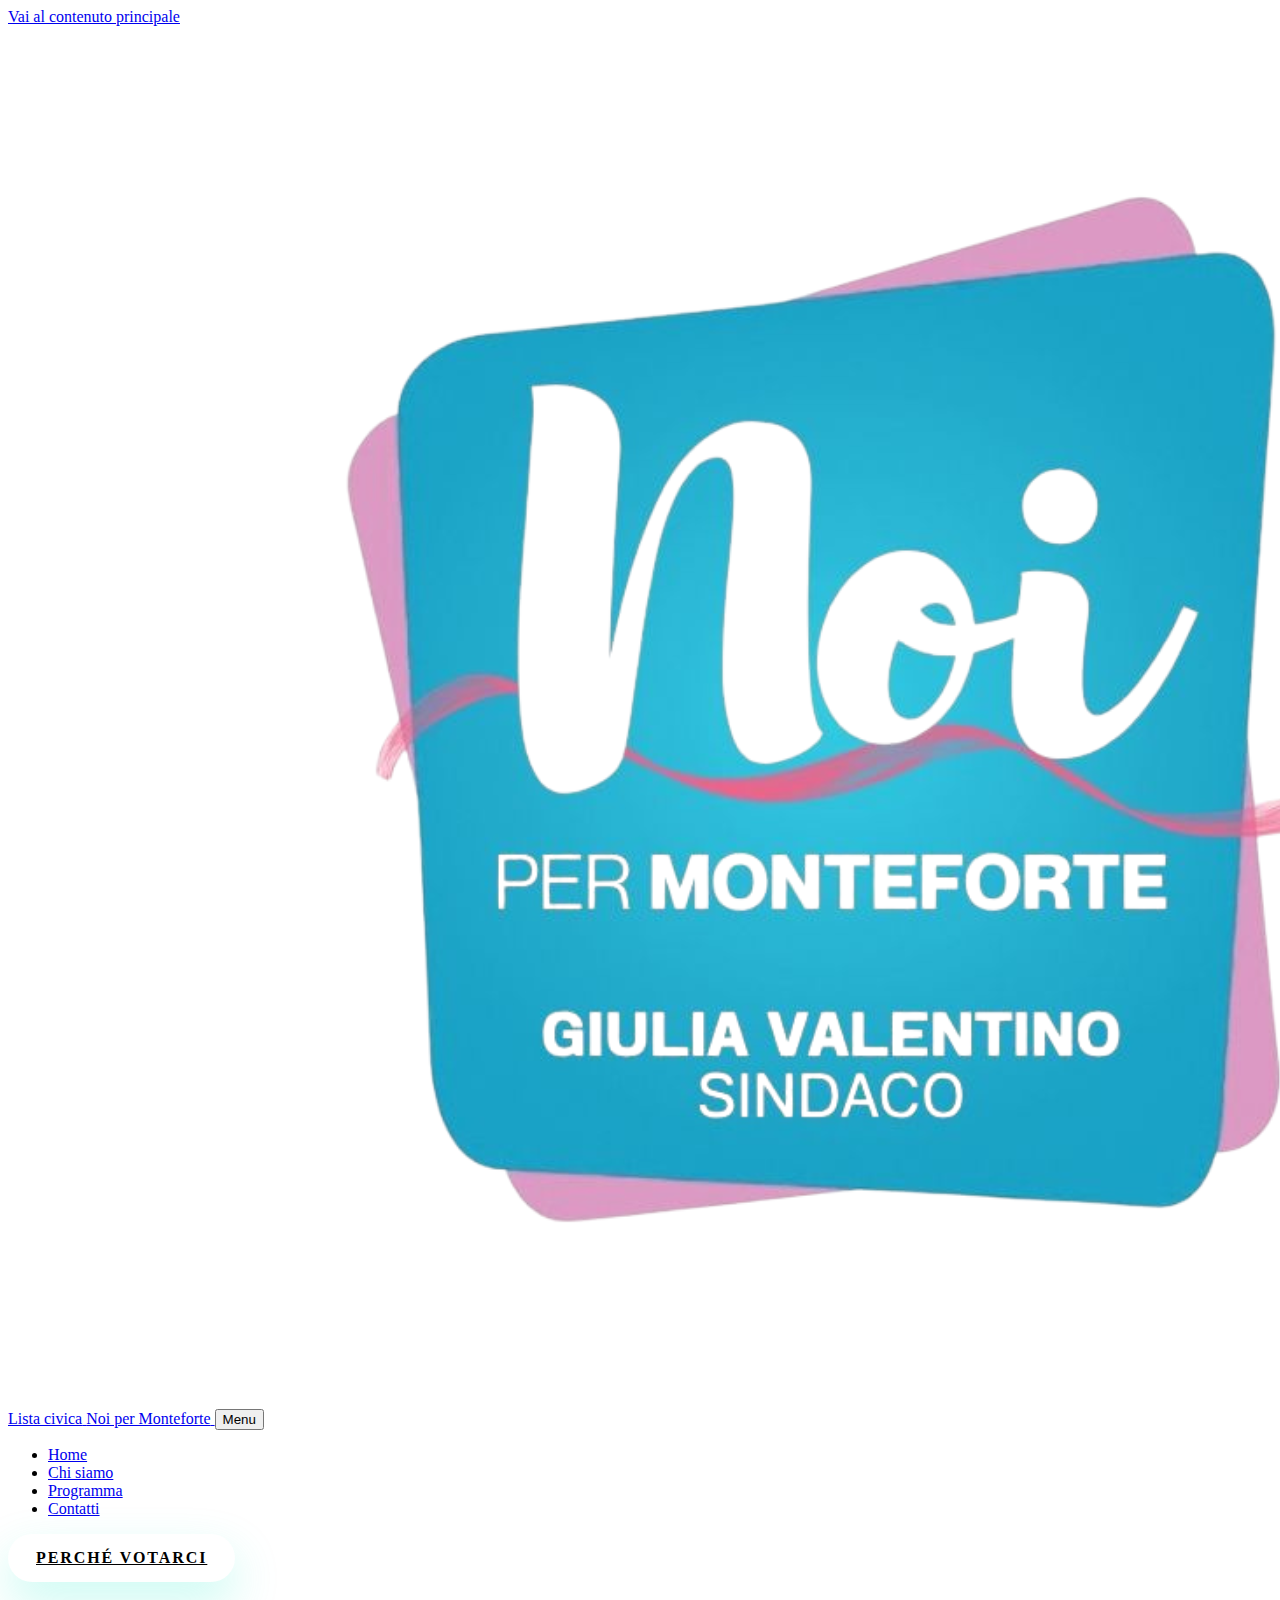
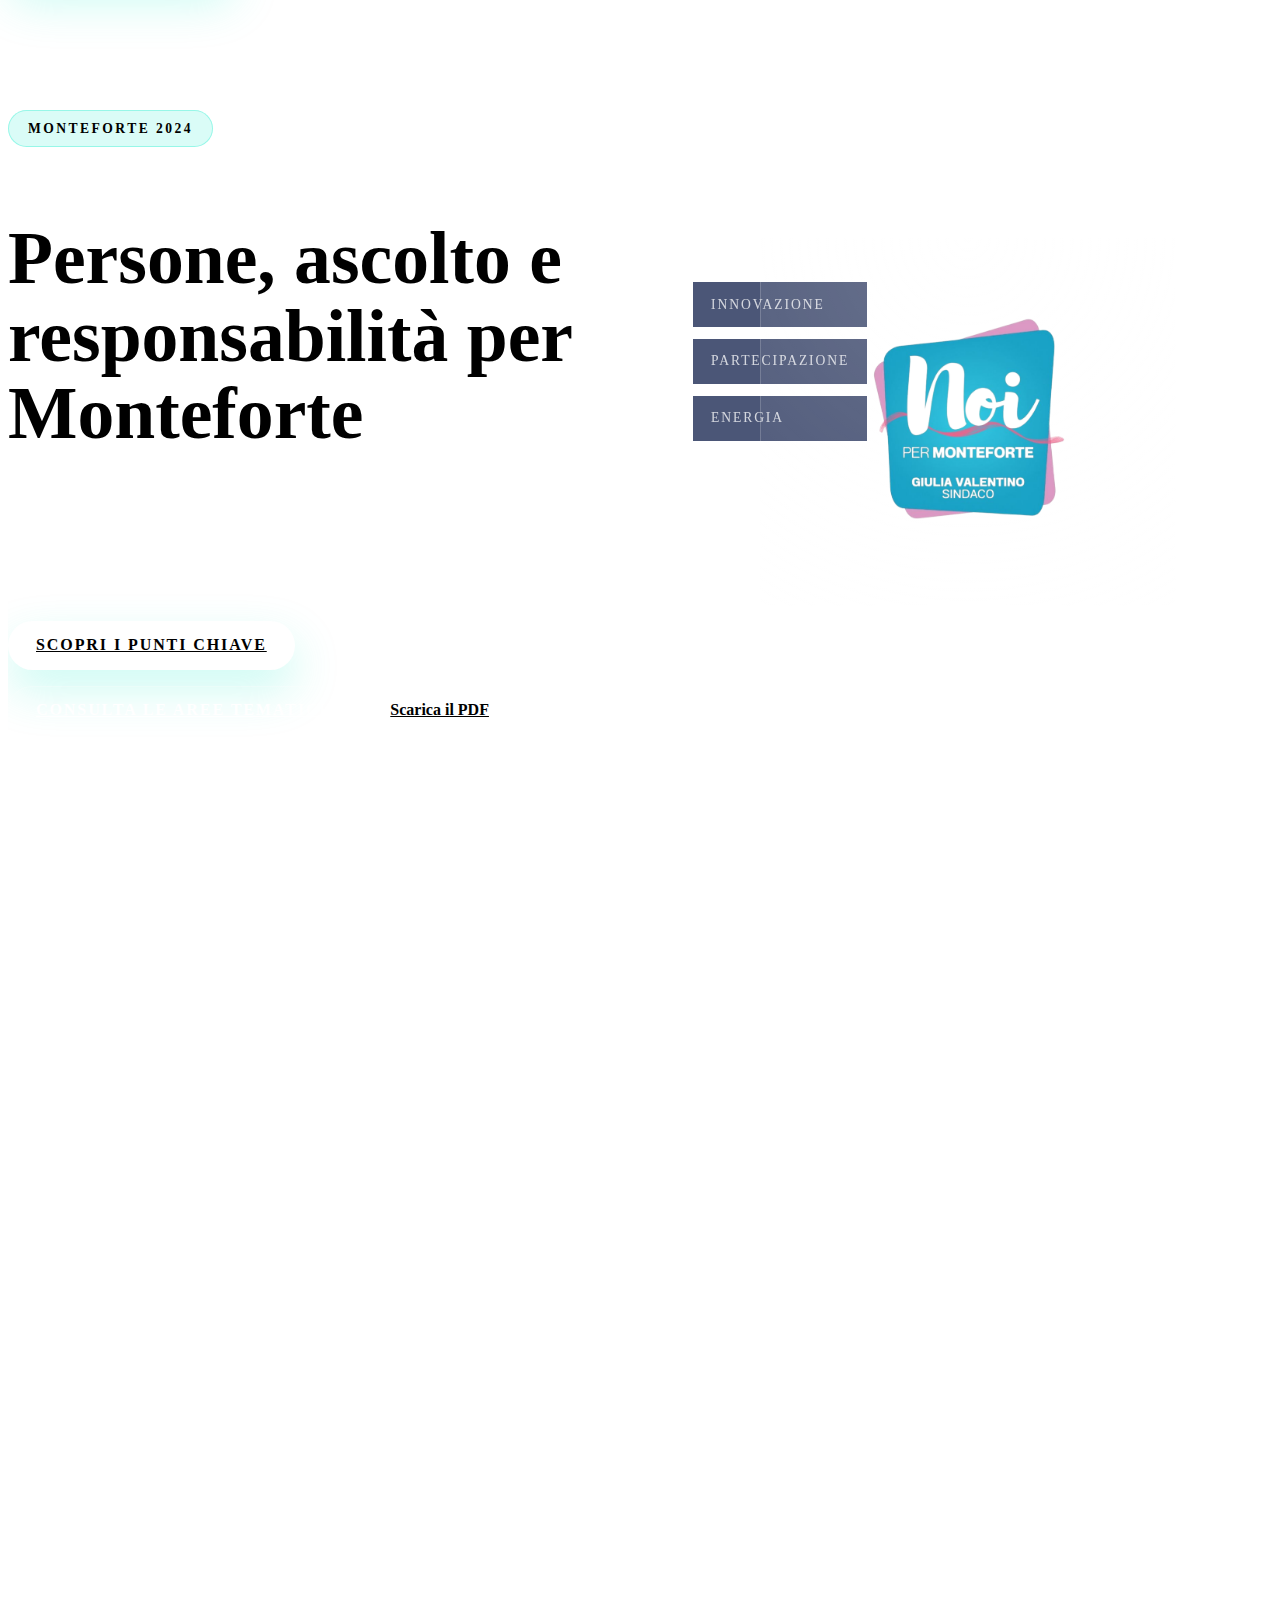
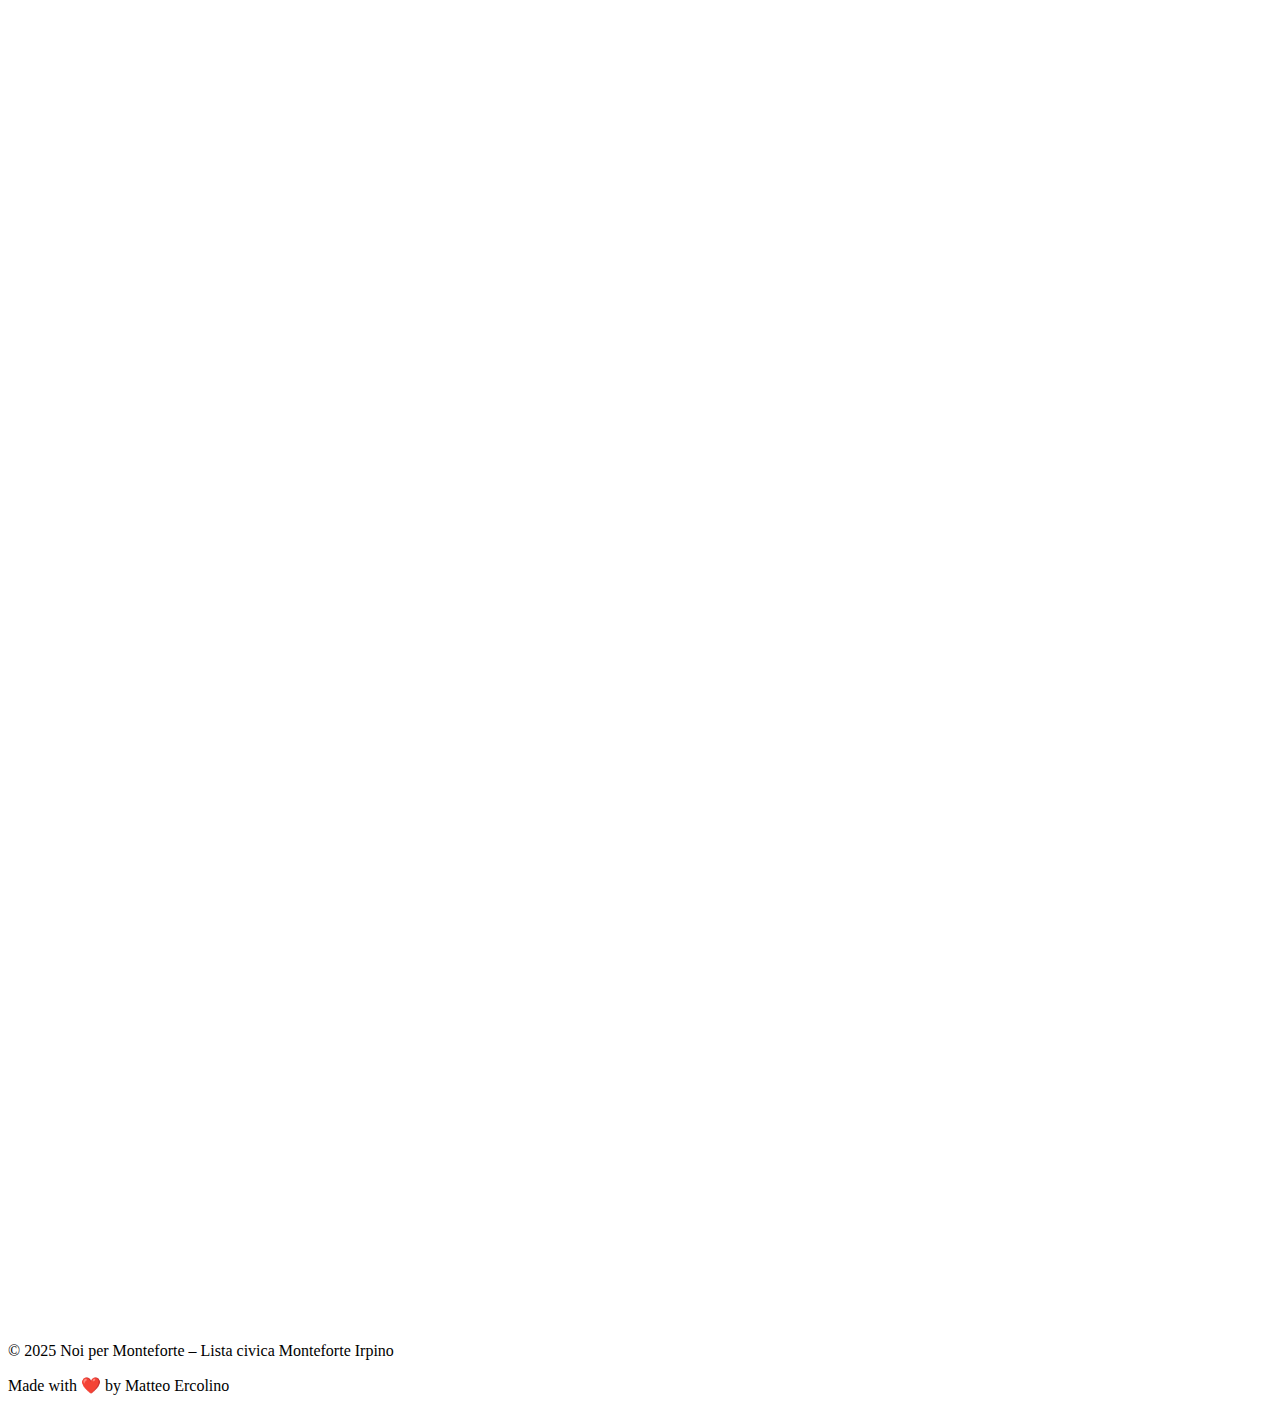
<file: index.html>
<!DOCTYPE html>
<html lang="it">
<head>
    <meta charset="UTF-8">
    <meta name="viewport" content="width=device-width, initial-scale=1.0">
    <title>Noi per Monteforte – Lista civica</title>
    <meta name="description" content="Noi per Monteforte: energia giovane, idee concrete e una squadra pronta a governare Monteforte Irpino con metodo e coraggio." />
    <meta property="og:title" content="Noi per Monteforte – Lista civica">
    <meta property="og:description" content="Scopri la squadra, le proposte e l'energia della campagna di Giulia Valentino per Monteforte Irpino.">
    <meta property="og:type" content="website">
    <meta property="og:url" content="https://noipermonteforte.example">
    <meta property="og:image" content="https://images.unsplash.com/photo-1529429617124-aee0a6f9a9ee?auto=format&fit=crop&w=1200&q=80">
    <link rel="preconnect" href="https://fonts.googleapis.com">
    <link rel="preconnect" href="https://fonts.gstatic.com" crossorigin>
    <link href="https://fonts.googleapis.com/css2?family=Inter:wght@400;500;600;700&family=Space+Grotesk:wght@500;600;700&display=swap" rel="stylesheet">
    <link rel="stylesheet" href="assets/css/style.css">
</head>
<body class="page-home">
    <a class="skip-link" href="#contenuto">Vai al contenuto principale</a>

    <header class="site-header" data-animate>
        <div class="header-inner container">
            <a class="brand" href="index.html" aria-label="Noi per Monteforte">
                <span class="brand-mark" aria-hidden="true">
                    <img src="assets/img/logo.png" alt="" loading="lazy">
                </span>
                <span class="brand-text">
                    <span>Lista civica</span>
                    <span>Noi per Monteforte</span>
                </span>
            </a>
            <button class="menu-toggle" type="button" aria-expanded="false" aria-controls="primary-navigation">
                <span class="menu-label">Menu</span>
                <span class="menu-icon" aria-hidden="true"></span>
            </button>
            <nav id="primary-navigation" class="primary-nav" aria-label="Navigazione principale">
                <ul>
                    <li><a href="index.html" aria-current="page">Home</a></li>
                    <li><a href="chi-siamo.html">Chi siamo</a></li>
                    <li><a href="programma.html">Programma</a></li>
                    <li><a href="contatti.html">Contatti</a></li>
                </ul>
            </nav>
            <div class="header-action">
                <a class="btn btn-primary" href="#perche-votarci">Perché votarci</a>
            </div>
        </div>
    </header>

    <main id="contenuto">
        <section id="hero" class="hero" data-animate>
            <div class="container hero__inner">
                <div class="hero__content">
                    <span class="hero__pill">Monteforte 2024</span>
                    <h1>Persone, ascolto e responsabilità per Monteforte</h1>
                    <p>“Noi per Monteforte” è la lista civica guidata da Giulia Valentino. In questa pagina trovi subito i temi del programma: partecipazione, territorio sicuro, welfare di comunità, ambiente, innovazione e cultura.</p>
                    <div class="hero__actions">
                        <a class="btn btn-primary" href="#perche-votarci">Scopri i punti chiave</a>
                        <a class="btn btn-secondary" href="#programma">Consulta le aree tematiche</a>
                        <a class="btn btn-link" href="assets/pdf/programma-noi-per-monteforte.pdf" download>Scarica il PDF</a>
                    </div>
                </div>
                <div class="hero__media">
                    <div class="hero__badge-stack" aria-hidden="true">
                        <span class="hero-badge">Innovazione</span>
                        <span class="hero-badge">Partecipazione</span>
                        <span class="hero-badge">Energia</span>
                    </div>
                    <div class="hero__media-card">
                        <img src="assets/img/logo.png" alt="Logo Noi per Monteforte" loading="lazy">
                    </div>
                </div>
            </div>
        </section>

        <section class="section section--alt" id="perche-votarci" data-animate>
            <div class="container">
                <div class="section-heading">
                    <h2>Perché il tuo voto per Noi per Monteforte fa la differenza</h2>
                    <p>Il programma nasce dagli incontri nei quartieri e mette al centro trasparenza, cura del territorio e servizi vicini alle persone. Qui trovi i tre pilastri da cui partire.</p>
                </div>
                <div class="values-grid values-grid--pillars">
                    <article class="card card--pillar">
                        <h3>Partecipazione e trasparenza</h3>
                        <p>Monteforte Informa, piattaforma segnalazioni e report mensili per rendere conto di ogni scelta.</p>
                        <a href="programma.html#partecipazione-trasparenza">Scopri le azioni</a>
                    </article>
                    <article class="card card--pillar">
                        <h3>Territorio sicuro e mobilità</h3>
                        <p>Prevenzione del rischio idrogeologico, manutenzione programmata, piano parcheggi e strade più sicure.</p>
                        <a href="programma.html#territorio-urbanistica">Guarda gli interventi</a>
                    </article>
                    <article class="card card--pillar">
                        <h3>Welfare di comunità</h3>
                        <p>Rete del Sociale, Sportello Sociale Unico, sostegno alle famiglie e opportunità per giovani e anziani.</p>
                        <a href="programma.html#politiche-sociali">Leggi le proposte</a>
                    </article>
                </div>
            </div>
        </section>

        <section class="section" id="programma" data-animate>
            <div class="container">
                <div class="section-heading">
                    <h2>Il programma in sintesi</h2>
                    <p>Le proposte sono organizzate per temi. Ogni area collega azioni concrete presenti nel programma completo.</p>
                </div>
                <div class="program-overview">
                    <article class="program-card">
                        <h3>Trasparenza e uffici</h3>
                        <ul>
                            <li>Canale Monteforte Informa per aggiornare i cittadini su lavori e servizi.</li>
                            <li>Piattaforma segnalazioni con ticket tracciabile fino alla soluzione.</li>
                            <li>Formazione del personale e task force per fondi europei e nazionali.</li>
                        </ul>
                    </article>
                    <article class="program-card">
                        <h3>Territorio e mobilità</h3>
                        <ul>
                            <li>Prevenzione del rischio idrogeologico e cura programmata del verde.</li>
                            <li>Piano parcheggi con nuovi stalli e regole semplici.</li>
                            <li>Messa in sicurezza di strade, marciapiedi e collegamenti ciclabili.</li>
                        </ul>
                    </article>
                    <article class="program-card">
                        <h3>Comunità e welfare</h3>
                        <ul>
                            <li>Rete del Sociale Montefortese e Sportello Sociale Unico.</li>
                            <li>Centri famiglia, doposcuola e baby-parking per conciliare tempi di vita.</li>
                            <li>Monteforte Giovani Lab con corsi, spazi studio e volontariato civico.</li>
                        </ul>
                    </article>
                </div>
                <div class="program-overview">
                    <article class="program-card">
                        <h3>Ambiente e centro storico</h3>
                        <ul>
                            <li>Riqualificazione del borgo con pavimentazioni, arredo urbano e illuminazione.</li>
                            <li>Piantumazioni, rinaturalizzazioni e partecipazione al Conto Termico.</li>
                            <li>Sezione turistica sul sito comunale con percorsi ed eventi locali.</li>
                        </ul>
                    </article>
                    <article class="program-card">
                        <h3>Sicurezza e prevenzione</h3>
                        <ul>
                            <li>Più presidio con Polizia Locale, tavolo con le forze dell’ordine e videosorveglianza.</li>
                            <li>Punto Sicurezza in Comune e progetti contro bullismo e cyberbullismo.</li>
                            <li>Defibrillatori nei luoghi pubblici e corsi di formazione per i cittadini.</li>
                        </ul>
                    </article>
                    <article class="program-card">
                        <h3>Innovazione e pari opportunità</h3>
                        <ul>
                            <li>Strumenti digitali per analizzare segnalazioni e monitorare i servizi.</li>
                            <li>Ufficio Pari Opportunità e corsi di italiano per chi arriva da altri Paesi.</li>
                            <li>Biblioteca come hub culturale con coworking e “Scuola in Piazza”.</li>
                        </ul>
                    </article>
                </div>
            </div>
        </section>

        <section class="section" id="eventi" data-animate>
            <div class="container">
                <div class="section-heading">
                    <h2>Prossimi appuntamenti sul territorio</h2>
                    <p>Vieni a confrontarti con Giulia e la squadra: incontri tematici, assemblee di quartiere e momenti informali per ascoltare ogni voce.</p>
                </div>
                <div class="events-timeline">
                    <article class="event-card">
                        <span class="event-card__date">Data da definire</span>
                        <h3>Assemblea con cittadini</h3>
                        <p>Luogo e orario da definire.</p>
                    </article>
                    <article class="event-card">
                        <span class="event-card__date">Data da definire</span>
                        <h3>Assemblea con cittadini</h3>
                        <p>Luogo e orario da definire.</p>
                    </article>
                    <article class="event-card">
                        <span class="event-card__date">Data da definire</span>
                        <h3>Assemblea con cittadini</h3>
                        <p>Luogo e orario da definire.</p>
                    </article>
                </div>
                <div class="events-cta">
                    <a class="btn btn-primary" href="contatti.html">Scrivici per maggiori informazioni</a>
                    <p>Ti risponderemo con i dettagli aggiornati sugli incontri e sulle iniziative nei quartieri.</p>
                </div>
            </div>
        </section>

        <section class="section" id="partecipa" data-animate>
            <div class="container">
                <div class="section-heading">
                    <h2>Partecipa alla campagna</h2>
                    <p>Condividi il programma ufficiale, scrivici per approfondire e vieni agli appuntamenti sul territorio.</p>
                </div>
                <div class="participate-grid">
                    <article class="participate-card">
                        <h3>Scarica e condividi</h3>
                        <p>Leggi il programma completo e condividilo con chi vuoi coinvolgere nel progetto civico.</p>
                        <a class="btn btn-secondary" href="assets/pdf/programma-noi-per-monteforte.pdf" download>Scarica il programma</a>
                    </article>
                    <article class="participate-card">
                        <h3>Scrivici un messaggio</h3>
                        <p>Domande, idee o segnalazioni: usa i contatti ufficiali per parlare direttamente con la squadra.</p>
                        <a class="btn btn-secondary" href="contatti.html">Vai alla pagina contatti</a>
                    </article>
                    <article class="participate-card">
                        <h3>Partecipa agli eventi</h3>
                        <p>Segna in agenda gli incontri nei quartieri e vieni a conoscere dal vivo la lista e il programma.</p>
                        <a class="btn btn-secondary" href="#eventi">Guarda gli appuntamenti</a>
                    </article>
                </div>
            </div>
        </section>
    </main>

    <footer class="site-footer">
        <div class="container">
            <p>© 2025 Noi per Monteforte – Lista civica Monteforte Irpino</p>
            <p>Made with ❤️ by Matteo Ercolino</p>
        </div>
    </footer>

    <script src="assets/js/script.js" defer></script>
</body>
</html>
</file>
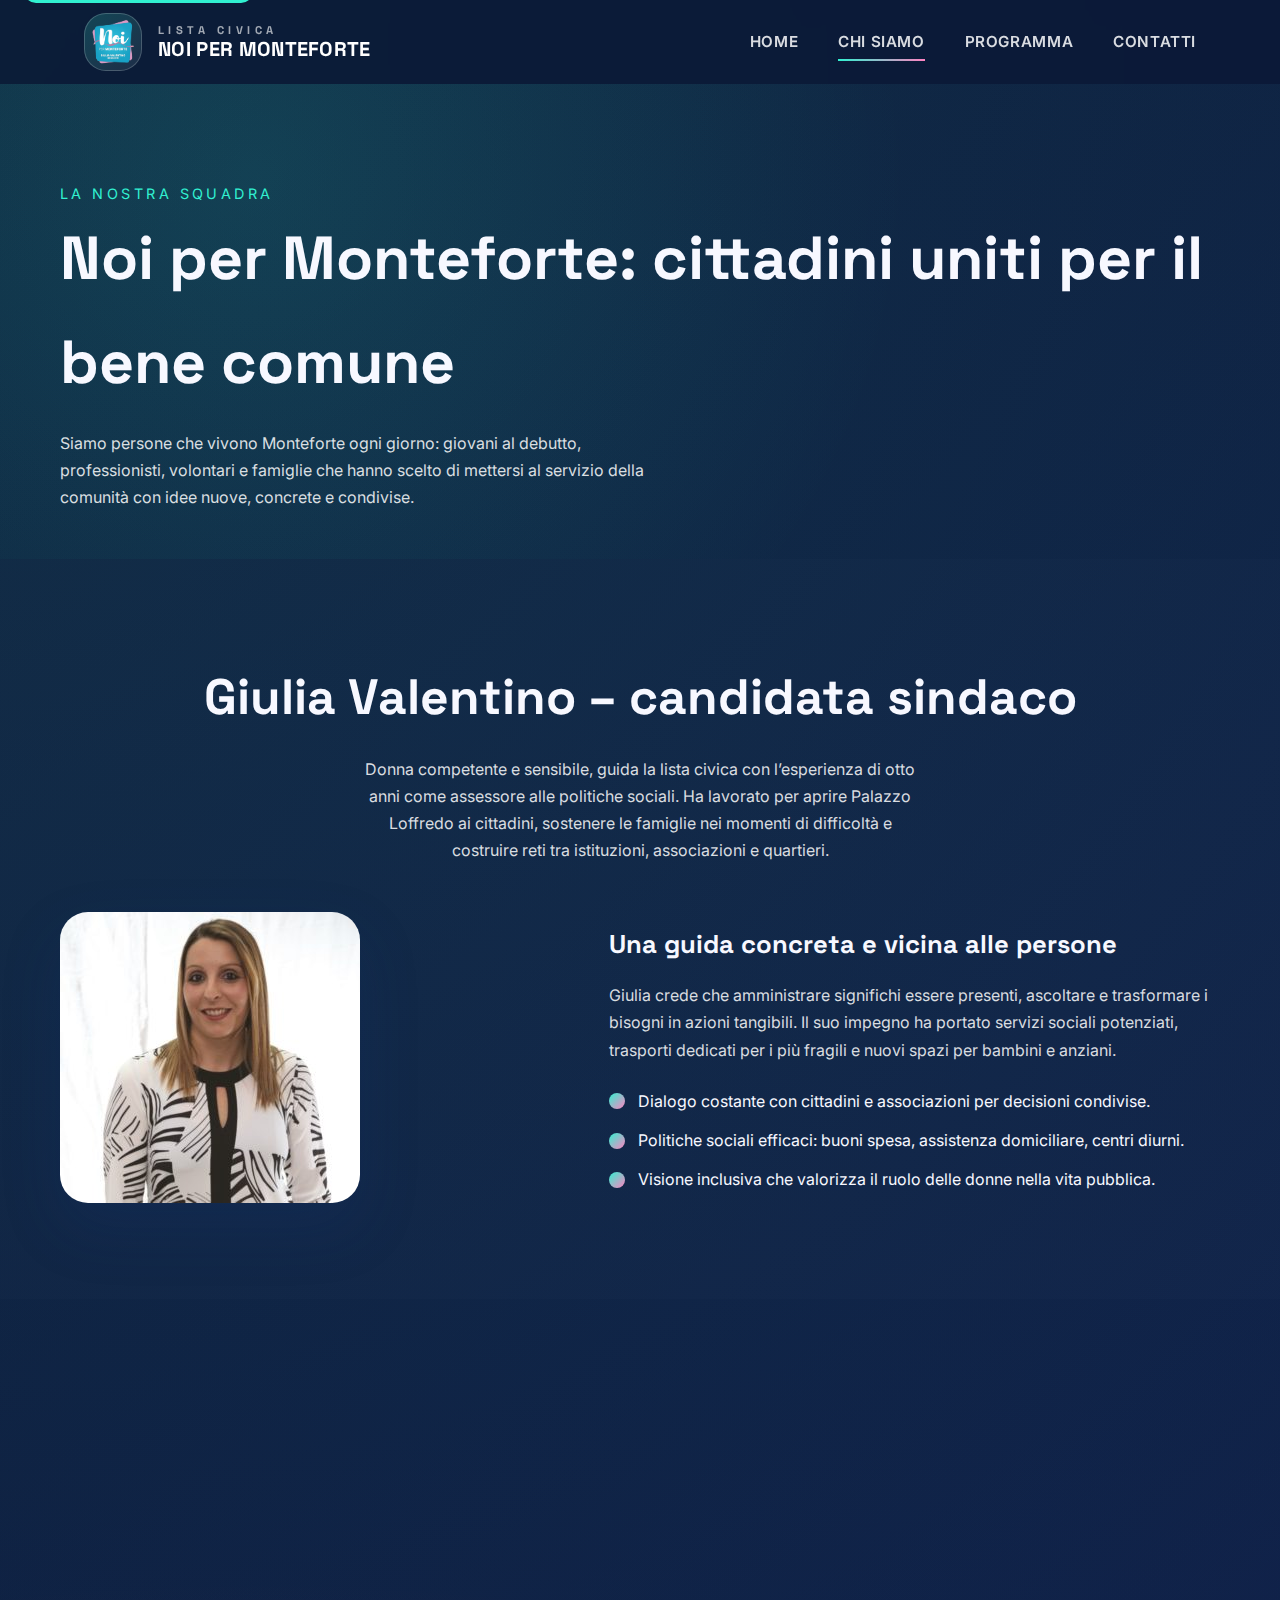
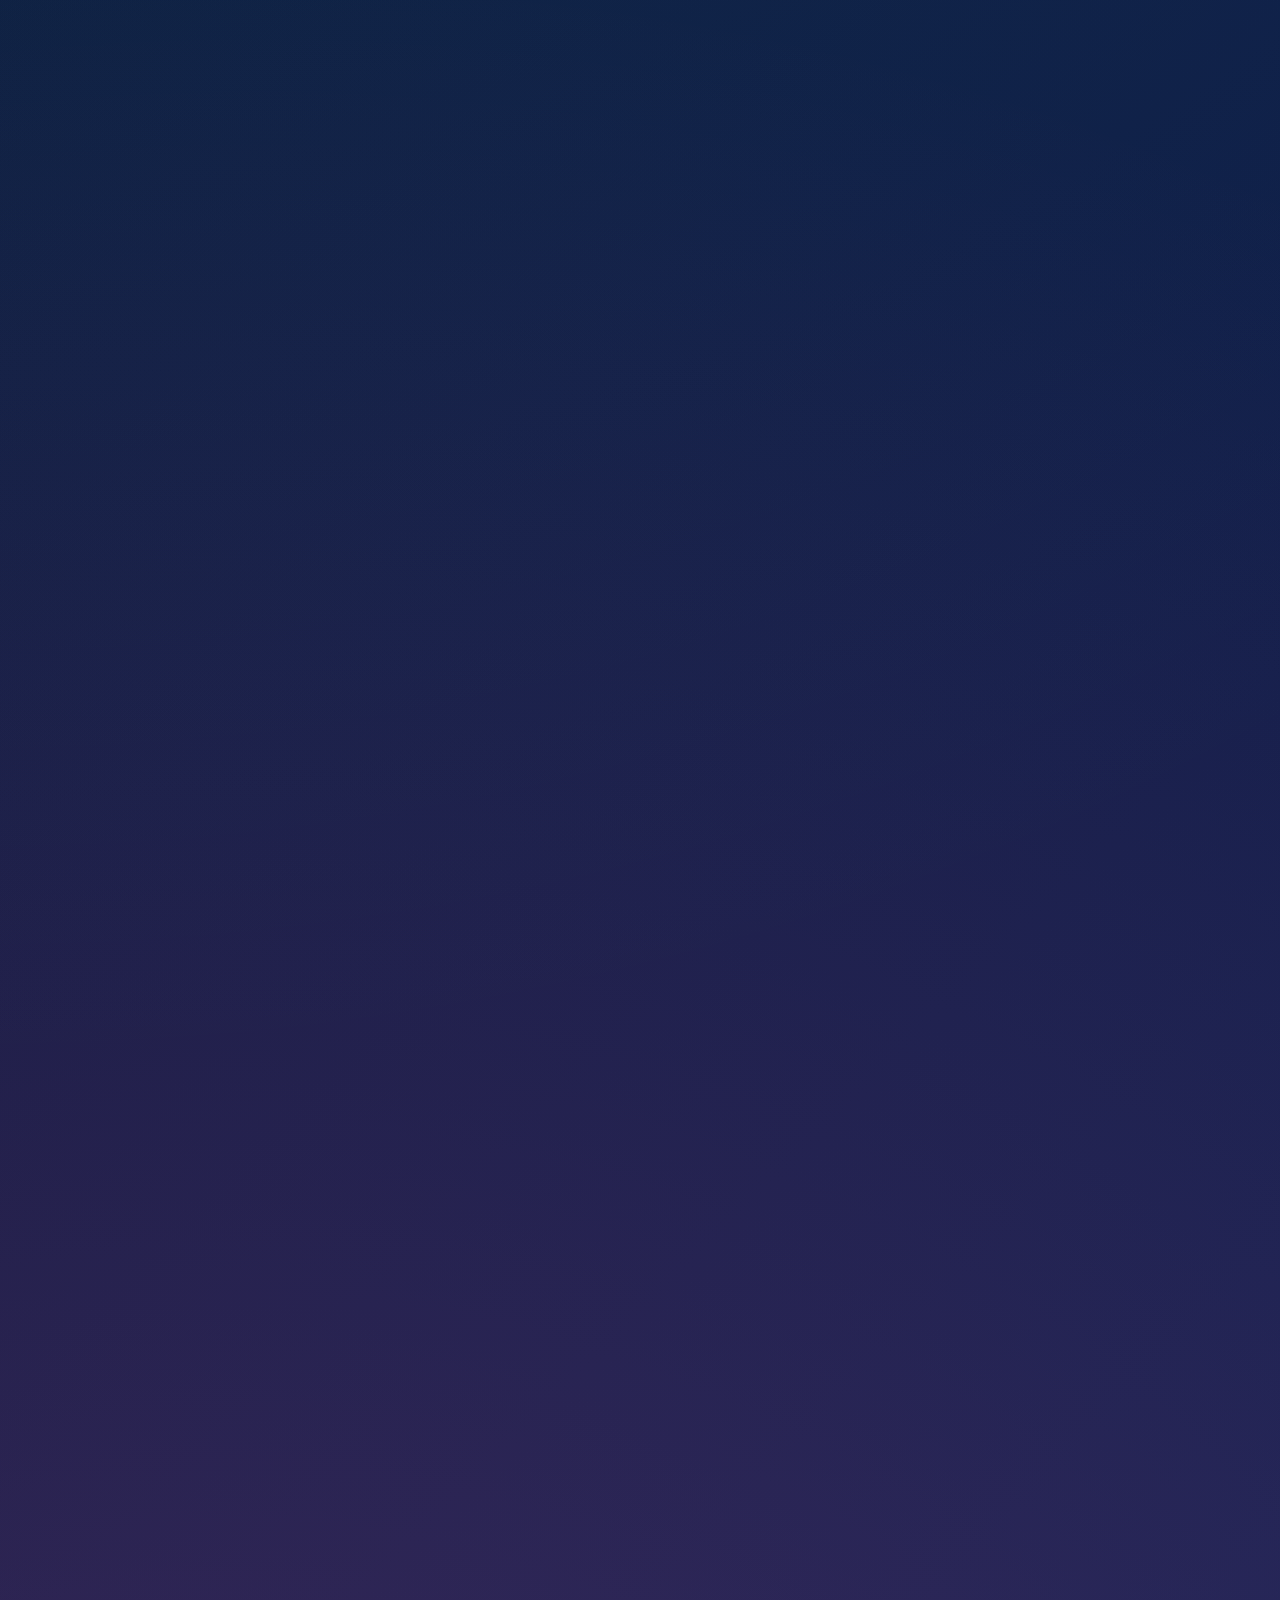
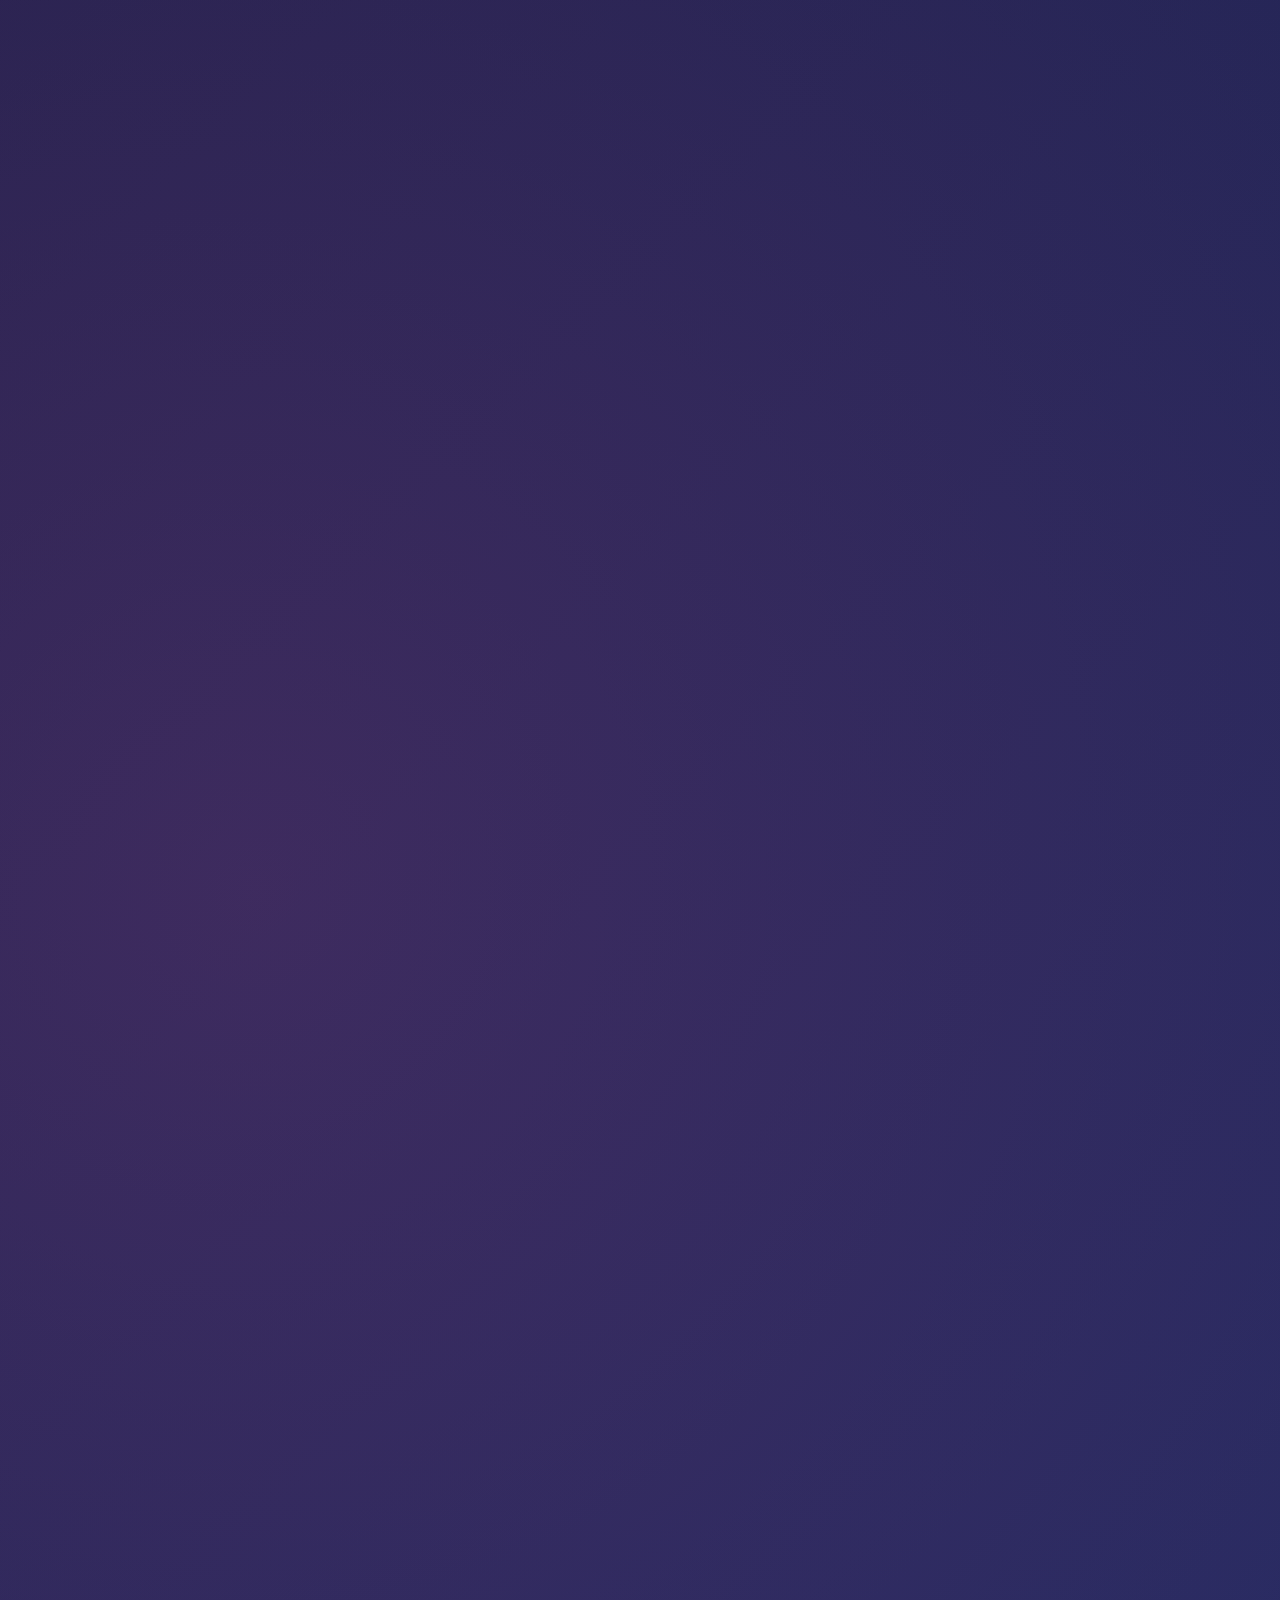
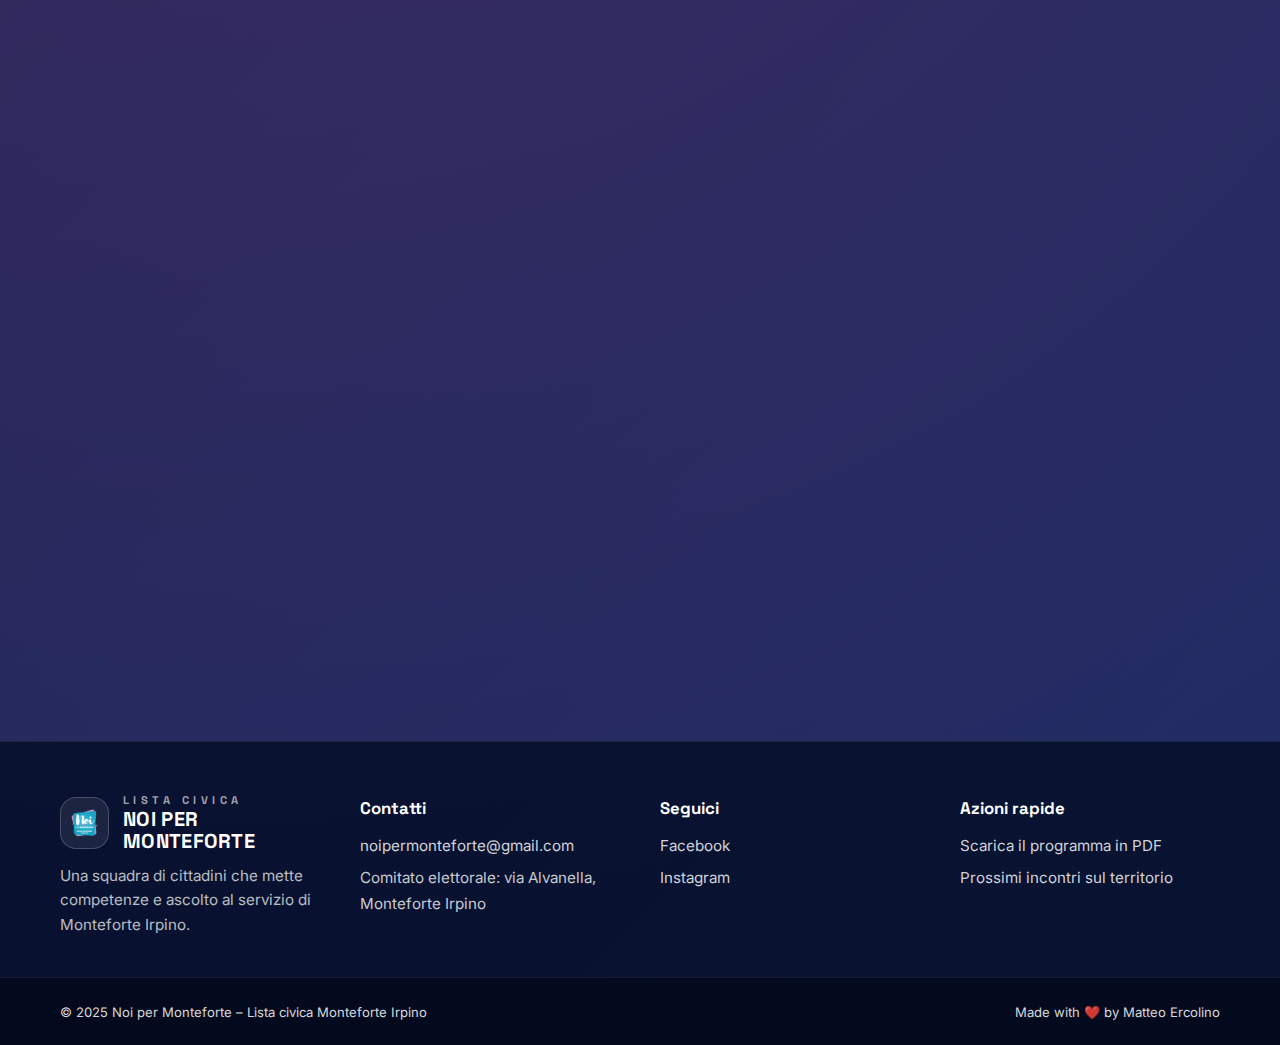
<file: chi-siamo.html>
<!DOCTYPE html>
<html lang="it">
<head>
    <meta charset="UTF-8">
    <meta name="viewport" content="width=device-width, initial-scale=1.0">
    <title>Chi siamo – Noi per Monteforte</title>
    <meta name="description" content="Conosci la candidata sindaco Giulia Valentino e la squadra multidisciplinare di Noi per Monteforte: competenze fresche, energia e metodo per governare la città.">
    <meta property="og:title" content="Chi siamo – Noi per Monteforte">
    <meta property="og:description" content="Una squadra giovane e professionale, pronta a guidare Monteforte Irpino con visione e trasparenza.">
    <meta property="og:type" content="website">
    <meta property="og:url" content="https://noipermonteforte.example/chi-siamo">
    <meta property="og:image" content="https://images.unsplash.com/photo-1524504388940-b1c1722653e1?auto=format&fit=crop&w=1200&q=80">
    <link rel="preconnect" href="https://fonts.googleapis.com">
    <link rel="preconnect" href="https://fonts.gstatic.com" crossorigin>
    <link href="https://fonts.googleapis.com/css2?family=Inter:wght@400;500;600;700&family=Space+Grotesk:wght@500;600;700&display=swap" rel="stylesheet">
    <link rel="stylesheet" href="assets/css/base.css">
    <link rel="stylesheet" href="assets/css/layout.css">
    <link rel="stylesheet" href="assets/css/style.css">
    <script async src="https://cdn.counter.dev/script.js" data-id="8aaafea2-80ca-4f07-848b-a71a7f299cbf" data-utcoffset="1"></script>
</head>
<body class="page-about">
    <a class="skip-link" href="#contenuto">Vai al contenuto principale</a>

    <header class="site-header" data-animate>
        <div class="header-inner container">
            <a class="brand" href="index.html" aria-label="Noi per Monteforte">
                <span class="brand-mark" aria-hidden="true">
                    <img src="assets/img/logo.png" alt="" loading="lazy">
                </span>
                <span class="brand-text">
                    <span>Lista civica</span>
                    <span>Noi per Monteforte</span>
                </span>
            </a>
            <button class="menu-toggle" type="button" aria-expanded="false" aria-controls="primary-navigation">
                <span class="menu-label">Menu</span>
                <span class="menu-icon" aria-hidden="true"></span>
            </button>
            <nav id="primary-navigation" class="primary-nav" aria-label="Navigazione principale">
                <ul>
                    <li><a href="index.html">Home</a></li>
                    <li><a href="chi-siamo.html" aria-current="page">Chi siamo</a></li>
                    <li><a href="programma.html">Programma</a></li>
                    <li><a href="contatti.html">Contatti</a></li>
                </ul>
            </nav>
        </div>
    </header>

    <main id="contenuto">
        <section class="page-hero" data-animate>
            <div class="container">
                <span class="page-kicker">La nostra squadra</span>
                <h1>Noi per Monteforte: cittadini uniti per il bene comune</h1>
                <p class="page-lead">Siamo persone che vivono Monteforte ogni giorno: giovani al debutto, professionisti, volontari e famiglie che hanno scelto di mettersi al servizio della comunità con idee nuove, concrete e condivise.</p>
            </div>
        </section>

        <section class="section section--alt" id="giulia-valentino" data-animate>
            <div class="container">
                <div class="section-heading">
                    <h2>Giulia Valentino – candidata sindaco</h2>
                    <p>Donna competente e sensibile, guida la lista civica con l’esperienza di otto anni come assessore alle politiche sociali. Ha lavorato per aprire Palazzo Loffredo ai cittadini, sostenere le famiglie nei momenti di difficoltà e costruire reti tra istituzioni, associazioni e quartieri.</p>
                </div>
                <div class="leader">
                    <img src="assets/img/sindaco.jpg" alt="Ritratto della candidata sindaco Giulia Valentino" loading="lazy">
                    <div class="leader-text">
                        <h3>Una guida concreta e vicina alle persone</h3>
                        <p>Giulia crede che amministrare significhi essere presenti, ascoltare e trasformare i bisogni in azioni tangibili. Il suo impegno ha portato servizi sociali potenziati, trasporti dedicati per i più fragili e nuovi spazi per bambini e anziani.</p>
                        <ul class="leader-points">
                            <li>Dialogo costante con cittadini e associazioni per decisioni condivise.</li>
                            <li>Politiche sociali efficaci: buoni spesa, assistenza domiciliare, centri diurni.</li>
                            <li>Visione inclusiva che valorizza il ruolo delle donne nella vita pubblica.</li>
                        </ul>
                    </div>
                </div>
            </div>
        </section>

        <section class="section" id="ascolto" data-animate>
            <div class="container">
                <div class="section-heading">
                    <h2>Una squadra di cittadini competenti</h2>
                    <p>“Noi per Monteforte” non è un partito ma un gruppo di persone unite dall’amore per il proprio paese. Molti vivono la politica per la prima volta, portando però professionalità, esperienze di volontariato e idee raccolte grazie a un lungo percorso di ascolto nei quartieri.</p>
                </div>
                <div class="values-grid">
                    <article class="card">
                        <h3>Giovani motivati</h3>
                        <p>Studenti, professionisti e neoimprenditori che portano energie fresche, capacità digitali e una nuova cultura amministrativa.</p>
                        <ul class="leader-points">
                            <li>Laboratori di quartiere e percorsi partecipativi aperti.</li>
                            <li>Progetti per rigenerare il centro storico e valorizzare il turismo.</li>
                        </ul>
                    </article>
                    <article class="card">
                        <h3>Competenze professionali</h3>
                        <p>Architetti, tecnici, educatori e operatori del sociale al servizio della comunità, con attenzione a bilancio, ambiente e servizi.</p>
                        <ul class="leader-points">
                            <li>Piani per la sicurezza del territorio e il contrasto al dissesto.</li>
                            <li>Sostegno alle famiglie con servizi educativi e assistenziali.</li>
                        </ul>
                    </article>
                    <article class="card">
                        <h3>Cittadini attivi</h3>
                        <p>Volontari, associazioni e realtà culturali che alimentano partecipazione, solidarietà e cura degli spazi pubblici.</p>
                        <ul class="leader-points">
                            <li>Partecipazione alle campagne civiche e al volontariato degli anziani attivi.</li>
                            <li>Collaborazione con Pro Loco e associazioni per eventi e cultura.</li>
                        </ul>
                    </article>
                </div>
            </div>
        </section>

        <section class="section" id="candidati" data-animate>
            <div class="container">
                <div class="section-heading">
                    <h2>I candidati della lista “Noi per Monteforte”</h2>
                    <p>Una squadra di cittadini motivati e competenti, uniti dal desiderio di costruire un futuro concreto e condiviso per Monteforte Irpino.</p>
                </div>

                <div class="candidates-grid">

                    <!-- DONATELLA BUGLIONE -->
                    <article class="candidate-card" id="donatella-buglione">
                        <a href="#" class="candidate-link" data-profile="donatella-buglione">
                            <img src="assets/img/candidati/Donatella Buglione.png" alt="Foto di Donatella Buglione" loading="lazy">
                            <h4>Donatella Buglione</h4>
                            <p class="candidate-preview">
                                Sono Donatella Buglione, lavoro nell'ambito sociale come operatrice. Sono Presidente e istruttrice in una Società sportiva e ho ricoperto il ruolo di Assessore allo Sport e alle Politiche giovanili nel Comune di Avellino. Ho deciso di candidarmi perché credo nelle idee e in un progetto che punta a rendere migliore e più vivibile il nostro paese…
                            </p>
                        </a>
                    </article>

                    <!-- GIUSEPPINA CARRATURO -->
                    <article class="candidate-card" id="giuseppina-carraturo">
                        <a href="#" class="candidate-link" data-profile="giuseppina-carraturo">
                            <img src="assets/img/candidati/Giuseppina Carraturo.png" alt="Foto di Giuseppina Carraturo" loading="lazy">
                            <h4>Giuseppina Carraturo</h4>
                            <p class="candidate-preview">
                                Mi chiamo Giuseppina Carraturo, ma per tutti sono Giusy. Ho 43 anni, sono mamma di tre figli e titolare di un panificio che porto avanti ogni giorno con tanta passione e sacrificio. Nel mio lavoro ho imparato che per far crescere qualcosa di buono servono pazienza, costanza e amore…
                            </p>
                        </a>
                    </article>

                    <!-- NATASCHA CILIO -->
                    <article class="candidate-card" id="natascha-cilio">
                        <a href="#" class="candidate-link" data-profile="natascha-cilio">
                            <img src="assets/img/candidati/Natascha Cilio.png" alt="Foto di Natascha Cilio" loading="lazy">
                            <h4>Natascha Cilio</h4>
                            <p class="candidate-preview">
                                Mi chiamo Natascha Cilio, ho 40 anni, montefortese di adozione. Sono pedagogista e lavoro in ambito sociale, dove ho imparato a vedere soluzioni e nuovi equilibri dove gli altri vedono problemi e conflitti…
                            </p>
                        </a>
                    </article>

                    <!-- SALVATORE D’AMORE -->
                    <article class="candidate-card" id="salvatore-damore">
                        <a href="#" class="candidate-link" data-profile="salvatore-damore">
                            <img src="assets/img/candidati/Salvatore D'Amore.png" alt="Foto di Salvatore D’Amore" loading="lazy">
                            <h4>Salvatore D’Amore</h4>
                            <p class="candidate-preview">
                                Sono Salvatore D’Amore, funzionario INPS da oltre 40 anni. L’esperienza nella pubblica amministrazione ha formato il mio bagaglio culturale e sociale che oggi voglio mettere al servizio della comunità…
                            </p>
                        </a>
                    </article>

                    <!-- ANGELO DAMIANO -->
                    <article class="candidate-card" id="angelo-damiano">
                        <a href="#" class="candidate-link" data-profile="angelo-damiano">
                            <img src="assets/img/candidati/Angelo Damiano.png" alt="Foto di Angelo Damiano" loading="lazy">
                            <h4>Angelo Damiano</h4>
                            <p class="candidate-preview">
                                Mi chiamo Angelo Damiano, ho 32 anni e due grandi vocazioni: la comunicazione e la politica. Nel 2021 sono stato eletto consigliere comunale a Monteforte Irpino alla mia prima candidatura, capogruppo di “Monteforte Si Può”, con delega ai giovani e ai rapporti con le associazioni…
                            </p>
                        </a>
                    </article>

                    <!-- ANNARITA DE MICCO -->
                    <article class="candidate-card" id="annarita-de-micco">
                        <a href="#" class="candidate-link" data-profile="annarita-de-micco">
                            <img src="assets/img/candidati/Annarita De Micco.png" alt="Foto di Annarita De Micco" loading="lazy">
                            <h4>Annarita De Micco</h4>
                            <p class="candidate-preview">
                                Sono Annarita De Micco, Guardia Particolare Giurata. Mi candido per dare voce al mio paese e a tutti i cittadini di Monteforte che credono nella forza della comunità. Le mie radici sono profonde e vere, forgiate qui a Monteforte…
                            </p>
                        </a>
                    </article>

                    <!-- SARA DE VITO -->
                    <article class="candidate-card" id="sara-de-vito">
                        <a href="#" class="candidate-link" data-profile="sara-de-vito">
                            <img src="assets/img/candidati/Sara De Vito.png" alt="Foto di Sara De Vito" loading="lazy">
                            <h4>Sara De Vito</h4>
                            <p class="candidate-preview">
                                Sono Sara De Vito, laureata in Psicologia e impiegata nel settore bancario. La mia esperienza mi ha insegnato l’importanza dell’ascolto e della gestione dei bisogni delle persone…
                            </p>
                        </a>
                    </article>

                    <!-- GIANVITO DELLA BELLA -->
                    <article class="candidate-card" id="gianvito-della-bella">
                        <a href="#" class="candidate-link" data-profile="gianvito-della-bella">
                            <img src="assets/img/candidati/Gianvito Della Bella.png" alt="Foto di Gianvito Della Bella" loading="lazy">
                            <h4>Gianvito Della Bella <small>(detto “Geni”)</small></h4>
                            <p class="candidate-preview">
                                Mi chiamo Gianvito Della Bella, ho 39 anni, sono responsabile tecnico di un noto gruppo irpino e titolare di un’azienda agricola locale. Ho iniziato il mio impegno politico da giovanissimo, rivendicando ogni volta il mio spazio e accrescendo i consensi. Ho visto rinascere l’asilo dove muovevo i primi passi…
                            </p>
                        </a>
                    </article>

                    <!-- MATTEO ERCOLINO -->
                    <article class="candidate-card" id="matteo-ercolino">
                        <a href="#" class="candidate-link" data-profile="matteo-ercolino">
                            <img src="assets/img/candidati/Matteo Ercolino.png" alt="Foto di Matteo Ercolino" loading="lazy">
                            <h4>Matteo Ercolino</h4>
                            <p class="candidate-preview">
                                Mi chiamo Matteo Ercolino, ho 25 anni e sono un neolaureato magistrale in Informatica. Lavoro nel campo dello sviluppo software e della ricerca universitaria, dove progetto soluzioni digitali per migliorare la vita delle persone e rendere la tecnologia più vicina ai bisogni reali. Ho scelto di candidarmi perché...</p>
                        </a>
                    </article>

                    <!-- CARMINE MARINELLI -->
                    <article class="candidate-card" id="carmine-marinelli">
                        <a href="#" class="candidate-link" data-profile="carmine-marinelli">
                            <img src="assets/img/candidati/Carmine Marinelli.png" alt="Foto di Carmine Marinelli" loading="lazy">
                            <h4>Carmine Marinelli</h4>
                            <p class="candidate-preview">
                                Sono Carmine Marinelli, nato ad Avellino e cresciuto ad Alvanella. Da Caporeparto dei Vigili del Fuoco ho vissuto in prima linea le problematiche che hanno colpito Monteforte. Ho servito come Assessore ai Lavori Pubblici a Mercogliano…
                            </p>
                        </a>
                    </article>

                    <!-- GIUSEPPE MARTONE -->
                    <article class="candidate-card" id="giuseppe-martone">
                        <a href="#" class="candidate-link" data-profile="giuseppe-martone">
                            <img src="assets/img/candidati/Giuseppe Martone.png" alt="Foto di Giuseppe Martone" loading="lazy">
                            <h4>Giuseppe Martone</h4>
                            <p class="candidate-preview">
                                Sono Giuseppe Martone e mi candido come Consigliere Comunale con l’impegno di contribuire a un’amministrazione più vicina alle persone. Dopo una lunga esperienza come Agente Assicurativo, conosco da vicino famiglie, imprese e professionisti del territorio…
                            </p>
                        </a>
                    </article>

                    <!-- MIRKO MARANO -->
                    <article class="candidate-card" id="mirko-marano">
                        <a href="#" class="candidate-link" data-profile="mirko-marano">
                            <img src="assets/img/candidati/Mirko Marano.png" alt="Foto di Mirko Marano" loading="lazy">
                            <h4>Mirko Marano</h4>
                            <p class="candidate-preview">
                                Sono Mirko Marano, laureato in Scienze Politiche e Sales in una multinazionale. Giovane motivato e disponibile all’ascolto, credo nella forza della partecipazione e nel valore delle idee di tutti…
                            </p>
                        </a>
                    </article>

                    <!-- MARIO MONTUORI -->
                    <article class="candidate-card" id="mario-montuori">
                        <a href="#" class="candidate-link" data-profile="mario-montuori">
                            <img src="assets/img/candidati/Mario Montuori.png" alt="Foto di Mario Montuori" loading="lazy">
                            <h4>Mario Montuori</h4>
                            <p class="candidate-preview">
                                Mi chiamo Mario Montuori, ho 50 anni e da anni svolgo con orgoglio il lavoro di autista soccorritore del 118. Ho deciso di candidarmi perché credo nelle potenzialità del nostro territorio e delle persone che lo abitano…
                            </p>
                        </a>
                    </article>

                    <!-- ANTONIO NAZZARO -->
                    <article class="candidate-card" id="antonio-nazzaro">
                        <a href="#" class="candidate-link" data-profile="antonio-nazzaro">
                            <img src="assets/img/candidati/Antonio Nazzaro.png" alt="Foto di Antonio Nazzaro" loading="lazy">
                            <h4>Antonio Nazzaro</h4>
                            <p class="candidate-preview">
                                Sono Antonio Nazzaro, imprenditore e cittadino innamorato di Monteforte Irpino. È la mia prima candidatura, scelta sentita e ponderata per il futuro dei miei figli. Voglio essere d’aiuto alla macchina amministrativa…
                            </p>
                        </a>
                    </article>

                    <!-- VINCENZA ANTONIA VACCA -->
                    <article class="candidate-card" id="vincenza-vacca">
                        <a href="#" class="candidate-link" data-profile="vincenza-vacca">
                            <img src="assets/img/candidati/Vincenza Antonia Vacca.png" alt="Foto di Vincenza Antonia Vacca" loading="lazy">
                            <h4>Vincenza Antonia Vacca</h4>
                            <p class="candidate-preview">
                                Mi chiamo Enza Vacca, ho 20 anni e sono una studentessa. Mi candido per mettere la mia esperienza e il mio impegno al servizio della comunità e per un territorio più vivibile e solidale…
                            </p>
                        </a>
                    </article>

                    <!-- GUIDO VINCIGUERRA -->
                    <article class="candidate-card" id="guido-vinciguerra">
                        <a href="#" class="candidate-link" data-profile="guido-vinciguerra">
                            <img src="assets/img/candidati/Guido Vinciguerra.png" alt="Foto di Guido Vinciguerra" loading="lazy">
                            <h4>Guido Vinciguerra</h4>
                            <p class="candidate-preview">
                                Sono Guido Vinciguerra e, per motivi di lavoro, mi sono allontanato da questa terra. Faccio il poliziotto e credo che qualcosa debba cambiare anche per il futuro della nostra comunità: servono impegno, sacrificio e rinascita…
                            </p>
                        </a>
                    </article>

                </div>
            </div>
        </section>

        <!-- Popup profilo Matteo Ercolino -->
        <div class="profile-popup" id="popup-matteo-ercolino">
            <button class="profile-popup__close" aria-label="Chiudi profilo"><span>✕</span></button>
            <div class="profile-popup__image">
                <img src="assets/img/candidati/Matteo Ercolino.png" alt="Foto di Matteo Ercolino">
            </div>
            <div class="profile-popup__content">
                <h3 class="profile-popup__title">Matteo Ercolino</h3>
                <p class="profile-popup__text">
                    Mi chiamo Matteo Ercolino, ho 25 anni e sono un neolaureato magistrale in Informatica. Lavoro nel campo dello sviluppo software e della ricerca universitaria, dove progetto soluzioni digitali per migliorare la vita delle persone e rendere la tecnologia più vicina ai bisogni reali. Ho scelto di candidarmi perché credo che sia arrivato il momento per la mia generazione di mettersi in gioco. Voglio contribuire a ricreare una comunità di giovani montefortesi che creda di nuovo nel proprio paese, nelle sue potenzialità e nelle opportunità che può offrire. Il mio impegno è portare idee concrete, innovazione utile e partecipazione. Voglio avvicinare i cittadini – soprattutto i giovani – alla vita pubblica, migliorare la comunicazione con il Comune e rendere Monteforte un posto dove valga la pena restare e costruire il futuro.                </p>
            </div>
        </div>

        <!-- Popup: Donatella Buglione -->
        <div class="profile-popup" id="popup-donatella-buglione">
            <button class="profile-popup__close" aria-label="Chiudi profilo"><span>✕</span></button>
            <div class="profile-popup__image">
                <img src="assets/img/candidati/Donatella Buglione.png" alt="Foto di Donatella Buglione">
            </div>
            <div class="profile-popup__content">
                <h3 class="profile-popup__title">Donatella Buglione</h3>
                <p class="profile-popup__text">
                    Sono Donatella Buglione, lavoro nell'ambito sociale come operatrice. Sono Presidente e istruttrice in una Società sportiva e ho ricoperto il ruolo di Assessore allo Sport e alle Politiche giovanili nel Comune di Avellino. Ho deciso di candidarmi perché credo nelle idee e in un progetto che punta a rendere migliore e più vivibile il nostro paese.
                    <br><br>
                    Il mio obiettivo è ascoltare le difficoltà, i problemi, le mancanze dei giovani, e non solo. Tra le mie priorità c’è la promozione dell'inclusione e dello sport che può dare voce ed energia a quei valori, come il rispetto, la lealtà e la fiducia nel prossimo, che oggi sembrano smarriti.
                    <br><br>
                    Passione, cura e professionalità sono le parole chiavi per far crescere, tutti insieme, la nostra comunità.
                </p>
            </div>
        </div>

        <!-- Popup: Giuseppina Carraturo -->
        <div class="profile-popup" id="popup-giuseppina-carraturo">
            <button class="profile-popup__close" aria-label="Chiudi profilo"><span>✕</span></button>
            <div class="profile-popup__image">
                <img src="assets/img/candidati/Giuseppina Carraturo.png" alt="Foto di Giuseppina Carraturo">
            </div>
            <div class="profile-popup__content">
                <h3 class="profile-popup__title">Giuseppina Carraturo</h3>
                <p class="profile-popup__text">
                    Mi chiamo Giuseppina Carraturo, ma per tutti sono Giusy. Ho 43 anni, sono mamma di tre figli e titolare di un panificio che porto avanti ogni giorno con tanta passione e sacrificio.
                    <br><br>
                    Nel mio lavoro ho imparato che per far crescere qualcosa di buono servono pazienza, costanza e amore, e credo che lo stesso valga anche per il nostro paese. Il mio obiettivo è ascoltare i cittadini, valorizzare le attività locali e promuovere iniziative che diano nuova vita alla nostra comunità, con particolare attenzione al lavoro, alle famiglie e ai giovani, che rappresentano il nostro futuro.
                    <br><br>
                    Sono convinta che con la giusta collaborazione, la capacità di ascolto e, soprattutto, la voglia di fare possiamo costruire un paese più accogliente e pieno di opportunità.
                </p>
            </div>
        </div>

        <!-- Popup: Gianvito Della Bella -->
        <div class="profile-popup" id="popup-gianvito-della-bella">
            <button class="profile-popup__close" aria-label="Chiudi profilo"><span>✕</span></button>
            <div class="profile-popup__image">
                <img src="assets/img/candidati/Gianvito Della Bella.png" alt="Foto di Gianvito Della Bella">
            </div>
            <div class="profile-popup__content">
                <h3 class="profile-popup__title">Gianvito Della Bella</h3>
                <p class="profile-popup__text">
                    Mi chiamo Gianvito Della Bella, ho 39 anni, sono responsabile tecnico di un noto gruppo irpino e titolare di un’azienda agricola locale. Ho iniziato il mio impegno politico da giovanissimo, rivendicando ogni volta il mio spazio e accrescendo ogni volta i consensi. Ho visto rinascere l’asilo dove muovevo i primi passi nel mondo della scuola. Ho visto andare giù la mia vecchia scuola elementare e rinascere un nuovo centro sociale polifunzionale con la nuova piazza. Ho visto spazzare via polvere e fango calpestati per anni solo per vedere vincere i colori della squadra del paese: oggi abbiamo un fantastico centro polisportivo.
                    <br><br>
                    A breve, dal cassetto dei sogni, usciranno tante altre attività programmate e già finanziate. E io sarò di nuovo lì, per voi, a battermi per grandi progetti e per donare alla nostra comunità la tranquillità e la serenità che merita.
                </p>
            </div>
        </div>

        <!-- Popup: Angelo Damiano -->
        <div class="profile-popup" id="popup-angelo-damiano">
            <button class="profile-popup__close" aria-label="Chiudi profilo"><span>✕</span></button>
            <div class="profile-popup__image">
                <img src="assets/img/candidati/Angelo Damiano.png" alt="Foto di Angelo Damiano">
            </div>
            <div class="profile-popup__content">
                <h3 class="profile-popup__title">Angelo Damiano</h3>
                <p class="profile-popup__text">
                    Mi chiamo Angelo Damiano, ho 32 anni e due grandi vocazioni: la comunicazione e la politica. Nel 2021 sono stato eletto consigliere comunale a Monteforte Irpino alla mia prima candidatura, ricoprendo la carica di capogruppo del gruppo “Monteforte Si Può”. Sono stato delegato alle politiche giovanili e ai rapporti con le associazioni, contribuendo a risultati come “Monteforte Irpino next generation”, Biblioteca smart e la digitalizzazione dell’archivio della biblioteca.
                    <br><br>
                    Non amo gli slogan vuoti: mi piacciono i risultati, l’impegno proficuo, la concretezza delle azioni. La calma ha più forza della scena.
                </p>
            </div>
        </div>

        <!-- Popup: Annarita De Micco -->
        <div class="profile-popup" id="popup-annarita-de-micco">
            <button class="profile-popup__close" aria-label="Chiudi profilo"><span>✕</span></button>
            <div class="profile-popup__image">
                <img src="assets/img/candidati/Annarita De Micco.png" alt="Foto di Annarita De Micco">
            </div>
            <div class="profile-popup__content">
                <h3 class="profile-popup__title">Annarita De Micco</h3>
                <p class="profile-popup__text">
                    Sono Annarita De Micco, Guardia Particolare Giurata (GPG). Mi candido per dare voce al mio paese e a tutti i cittadini di Monteforte che credono nella forza della comunità. Le mie radici sono profonde e vere, forgiate qui a Monteforte. Sono nata in questa terra, ho conosciuto mio marito e ho scelto di crescere i miei figli trasmettendo loro i valori di tradizione, rispetto e comunità.
                    <br><br>
                    Conosco i problemi del nostro paese, ma soprattutto il suo valore e la sua forza. È il momento di restituire: con passione, impegno e responsabilità, per Monteforte e per i nostri giovani.
                </p>
            </div>
        </div>

        <!-- Popup: Carmine Marinelli -->
        <div class="profile-popup" id="popup-carmine-marinelli">
            <button class="profile-popup__close" aria-label="Chiudi profilo"><span>✕</span></button>
            <div class="profile-popup__image">
                <img src="assets/img/candidati/Carmine Marinelli.png" alt="Foto di Carmine Marinelli">
            </div>
            <div class="profile-popup__content">
                <h3 class="profile-popup__title">Carmine Marinelli</h3>
                <p class="profile-popup__text">
                    Sono Carmine Marinelli, nato ad Avellino e cresciuto ad Alvanella, dove ho imparato cosa significa appartenere a una comunità. Da Caporeparto dei Vigili del Fuoco ho vissuto in prima linea le emergenze del nostro territorio. Ho servito come Assessore ai Lavori Pubblici a Mercogliano, esperienza che mi ha dato competenza e visione per un’amministrazione efficiente e vicina alla gente.
                    <br><br>
                    Mi candido per una Monteforte che cresca nella cultura, nell’inclusione e nelle opportunità, senza lasciare indietro nessuno.
                </p>
            </div>
        </div>

        <!-- Popup: Giuseppe Martone -->
        <div class="profile-popup" id="popup-giuseppe-martone">
            <button class="profile-popup__close" aria-label="Chiudi profilo"><span>✕</span></button>
            <div class="profile-popup__image">
                <img src="assets/img/candidati/Giuseppe Martone.png" alt="Foto di Giuseppe Martone">
            </div>
            <div class="profile-popup__content">
                <h3 class="profile-popup__title">Giuseppe Martone</h3>
                <p class="profile-popup__text">
                    Sono Giuseppe Martone e mi candido come Consigliere Comunale per contribuire a un’amministrazione vicina alle persone, capace di ascoltare e rispondere ai bisogni della comunità. Dopo una lunga esperienza come Agente Assicurativo, conosco da vicino famiglie, imprese e professionisti del territorio.
                    <br><br>
                    Metterò esperienza e competenze al servizio della collettività, con particolare attenzione ai pensionati e alle persone più fragili.
                </p>
            </div>
        </div>

        <!-- Popup: Mario Montuori -->
        <div class="profile-popup" id="popup-mario-montuori">
            <button class="profile-popup__close" aria-label="Chiudi profilo"><span>✕</span></button>
            <div class="profile-popup__image">
                <img src="assets/img/candidati/Mario Montuori.png" alt="Foto di Mario Montuori">
            </div>
            <div class="profile-popup__content">
                <h3 class="profile-popup__title">Mario Montuori</h3>
                <p class="profile-popup__text">
                    Mi chiamo Mario Montuori, ho 50 anni e da anni svolgo con orgoglio il lavoro di autista soccorritore del 118 di Avellino. Credo in un’amministrazione attenta, trasparente e vicina ai cittadini, capace di migliorare la qualità della vita di tutti.
                    <br><br>
                    Voglio promuovere partecipazione, solidarietà e sviluppo sostenibile per un Comune più vivibile, dinamico e unito.
                </p>
            </div>
        </div>

        <!-- Popup: Antonio Nazzaro -->
        <div class="profile-popup" id="popup-antonio-nazzaro">
            <button class="profile-popup__close" aria-label="Chiudi profilo"><span>✕</span></button>
            <div class="profile-popup__image">
                <img src="assets/img/candidati/Antonio Nazzaro.png" alt="Foto di Antonio Nazzaro">
            </div>
            <div class="profile-popup__content">
                <h3 class="profile-popup__title">Antonio Nazzaro</h3>
                <p class="profile-popup__text">
                    Sono Antonio Nazzaro, imprenditore e cittadino innamorato di Monteforte Irpino. È la mia prima candidatura, frutto di una decisione ponderata per il futuro dei miei figli. Voglio essere di aiuto e supporto alla macchina amministrativa, mettendo a disposizione competenze e passione.
                    <br><br>
                    Il mio primo pensiero, una volta eletto, sarà per i nostri bambini: formazione, crescita sociale e tutela dei loro spazi.
                </p>
            </div>
        </div>

        <!-- Popup: Guido Vinciguerra -->
        <div class="profile-popup" id="popup-guido-vinciguerra">
            <button class="profile-popup__close" aria-label="Chiudi profilo"><span>✕</span></button>
            <div class="profile-popup__image">
                <img src="assets/img/candidati/Guido Vinciguerra.png" alt="Foto di Guido Vinciguerra">
            </div>
            <div class="profile-popup__content">
                <h3 class="profile-popup__title">Guido Vinciguerra</h3>
                <p class="profile-popup__text">
                    Sono Guido Vinciguerra e, per motivi di lavoro, mi sono allontanato da questa terra. Faccio il poliziotto e credo che qualcosa debba cambiare, anche per il futuro della nostra terra. Questo può avvenire solo impegnandosi insieme, lavorando bene, con spirito di sacrificio e di rinascita.
                    <br><br>
                    Monteforte ha grandi potenzialità: promuoviamo i luoghi da visitare e incentiviamo attività di ritrovo per giovani e famiglie, dando nuova linfa anche alle piccole imprese locali.
                </p>
            </div>
        </div>

        <!-- Popup: Natascha Cilio -->
        <div class="profile-popup" id="popup-natascha-cilio">
            <button class="profile-popup__close" aria-label="Chiudi profilo"><span>✕</span></button>
            <div class="profile-popup__image">
                <img src="assets/img/candidati/Natascha Cilio.png" alt="Foto di Natascha Cilio">
            </div>
            <div class="profile-popup__content">
                <h3 class="profile-popup__title">Natascha Cilio</h3>
                <p class="profile-popup__text">
                    Mi chiamo Natascha Cilio e ho 40 anni. Sono montefortese di adozione, con mio marito abbiamo deciso di vivere qui: la nostra famiglia si è formata qui e nostra figlia crescerà qui. Sono una pedagogista, con diversi campi di specializzazione, e grazie al mio lavoro in ambito sociale ho imparato a vedere soluzioni e nuovi equilibri dove gli altri vedono problemi e conflitti.
                    <br><br>
                    Ho deciso di candidarmi perché credo nelle radici di questo territorio, nei legami, nella tenacia e nella passione delle persone che incontro, che conosco e che frequento per lavoro e nella vita personale. Ogni volta che si parla di Monteforte scopro un nuovo angolo e una nuova ricchezza che meritano di essere valorizzati anche oltre i nostri confini.
                    <br><br>
                    Voglio contribuire a costruire un paese che sappia guardare ai ragazzi, ai loro sogni e alle loro aspettative. Un paese unito e collaborativo, non un insieme di quartieri separati. Mi impegnerò con tutte le mie forze per portare avanti gli obiettivi immaginati, ascoltando sempre la voce della nostra gente.
                </p>
            </div>
        </div>

        <!-- Popup: Salvatore D’Amore -->
        <div class="profile-popup" id="popup-salvatore-damore">
            <button class="profile-popup__close" aria-label="Chiudi profilo"><span>✕</span></button>
            <div class="profile-popup__image">
                <img src="assets/img/candidati/Salvatore D'Amore.png" alt="Foto di Salvatore D’Amore">
            </div>
            <div class="profile-popup__content">
                <h3 class="profile-popup__title">Salvatore D’Amore</h3>
                <p class="profile-popup__text">
                    Sono Salvatore D’Amore, funzionario INPS, una mansione che svolgo da oltre 40 anni. Proprio questa esperienza nella pubblica amministrazione ha formato il mio bagaglio culturale e sociale che ora intendo mettere a disposizione della mia comunità.
                    <br><br>
                    Sono pronto, insieme ai miei compagni di viaggio, a dare il mio contributo per la crescita e lo sviluppo di Monteforte, soprattutto pensando alle nuove generazioni.
                </p>
            </div>
        </div>

        <!-- Popup: Sara De Vito -->
        <div class="profile-popup" id="popup-sara-de-vito">
            <button class="profile-popup__close" aria-label="Chiudi profilo"><span>✕</span></button>
            <div class="profile-popup__image">
                <img src="assets/img/candidati/Sara De Vito.png" alt="Foto di Sara De Vito">
            </div>
            <div class="profile-popup__content">
                <h3 class="profile-popup__title">Sara De Vito</h3>
                <p class="profile-popup__text">
                    Sono Sara De Vito, laureata in Psicologia, e lavoro nel settore bancario. La mia esperienza professionale mi ha insegnato l’importanza dell’ascolto e della gestione dei bisogni delle persone, valori che porto anche nella vita quotidiana.
                    <br><br>
                    Mi candido perché credo, con grande senso di responsabilità e rispetto, in questo paese in continuo cambiamento. Credo nei giovani e nella nostra comunità, ricordando che “per esprimere pienamente questa vita come esseri umani, tutti noi abbiamo bisogno di entrare in comunione con il nostro desiderio di realizzare qualcosa di più ampio del nostro sé individuale”.
                    <br><br>
                    Con il contributo di tutti possiamo costruire un paese e una comunità migliori, fondati su impegno, sostenibilità e innovazione.
                </p>
            </div>
        </div>

        <!-- Popup: Mirko Marano -->
        <div class="profile-popup" id="popup-mirko-marano">
            <button class="profile-popup__close" aria-label="Chiudi profilo"><span>✕</span></button>
            <div class="profile-popup__image">
                <img src="assets/img/candidati/Mirko Marano.png" alt="Foto di Mirko Marano">
            </div>
            <div class="profile-popup__content">
                <h3 class="profile-popup__title">Mirko Marano</h3>
                <p class="profile-popup__text">
                    Sono Mirko Marano, laureato in Scienze Politiche e, attualmente, ricopro la figura di Sales in una azienda multinazionale. Sono un giovane motivato, volenteroso e sempre disponibile all’ascolto.
                    <br><br>
                    Mi candido perché credo nella forza della partecipazione e nel valore delle idee di tutti. Voglio contribuire a costruire una comunità più aperta, inclusiva e vicina alle persone, dove ognuno possa sentirsi parte attiva del cambiamento.
                </p>
            </div>
        </div>

        <!-- Popup: Vincenza Antonia Vacca -->
        <div class="profile-popup" id="popup-vincenza-vacca">
            <button class="profile-popup__close" aria-label="Chiudi profilo"><span>✕</span></button>
            <div class="profile-popup__image">
                <img src="assets/img/candidati/Vincenza Antonia Vacca.png" alt="Foto di Vincenza Antonia Vacca">
            </div>
            <div class="profile-popup__content">
                <h3 class="profile-popup__title">Vincenza Antonia Vacca</h3>
                <p class="profile-popup__text">
                    Mi chiamo Enza Vacca, ho 20 anni e sono una studentessa. Ho deciso di candidarmi alle prossime elezioni comunali per mettere la mia esperienza e il mio impegno al servizio della comunità.
                    <br><br>
                    Credo che il nostro territorio abbia grandi potenzialità e che, con un’amministrazione attenta e vicina ai cittadini, si possano realizzare progetti concreti per migliorare la qualità della vita di tutti.
                    <br><br>
                    Il mio obiettivo è ascoltare i bisogni reali delle persone, promuovere trasparenza, partecipazione e sviluppo sostenibile, e contribuire a rendere il nostro Comune un luogo più vivibile, solidale e dinamico.
                </p>
            </div>
        </div>

        <script>
            document.addEventListener('DOMContentLoaded', () => {
                const profileTriggers = document.querySelectorAll('[data-profile]');

                profileTriggers.forEach(trigger => {
                    const profileId = trigger.getAttribute('data-profile');
                    const popup = document.getElementById(`popup-${profileId}`);

                    if (!popup) return;

                    const closeBtn = popup.querySelector('.profile-popup__close');

                    trigger.addEventListener('click', e => {
                        e.preventDefault();
                        popup.classList.add('is-visible');
                    });

                    closeBtn.addEventListener('click', () => {
                        popup.classList.remove('is-visible');
                    });

                    popup.addEventListener('click', e => {
                        if (e.target === popup) popup.classList.remove('is-visible');
                    });
                });
            });
        </script>

    </main>

    <footer class="site-footer">
        <div class="container footer-grid">
            <div class="footer-brand">
                <a class="brand" href="index.html" aria-label="Noi per Monteforte">
                    <span class="brand-mark" aria-hidden="true">
                        <img src="assets/img/logo.png" alt="" loading="lazy">
                    </span>
                    <span class="brand-text">
                        <span>Lista civica</span>
                        <span>Noi per Monteforte</span>
                    </span>
                </a>
                <p>Una squadra di cittadini che mette competenze e ascolto al servizio di Monteforte Irpino.</p>
            </div>
            <div class="footer-block">
                <h2>Contatti</h2>
                <ul>
                    <li><a href="mailto:noipermonteforte@gmail.com">noipermonteforte@gmail.com</a></li>
                    <li>Comitato elettorale: via Alvanella, Monteforte Irpino</li>
                </ul>
            </div>
            <div class="footer-block">
                <h2>Seguici</h2>
                <ul>
                    <li><a href="https://www.facebook.com/share/1BMcJsdv3d/?mibextid=wwXIfr" target="_blank" rel="noopener noreferrer">Facebook</a></li>
                    <li><a href="https://www.instagram.com/noipermonteforte" target="_blank" rel="noopener noreferrer">Instagram</a></li>
                </ul>
            </div>
            <div class="footer-block">
                <h2>Azioni rapide</h2>
                <ul>
                    <li><a href="assets/pdf/programma-noi-per-monteforte.pdf" download>Scarica il programma in PDF</a></li>
                    <li><a href="index.html#eventi">Prossimi incontri sul territorio</a></li>
                </ul>
            </div>
        </div>
        <div class="footer-bottom">
            <div class="container footer-bottom__inner">
                <p>© 2025 Noi per Monteforte – Lista civica Monteforte Irpino</p>
                <p>Made with ❤️ by Matteo Ercolino</p>
            </div>
        </div>
    </footer>

    <script src="assets/js/script.js" defer></script>
</body>
</html>
</file>
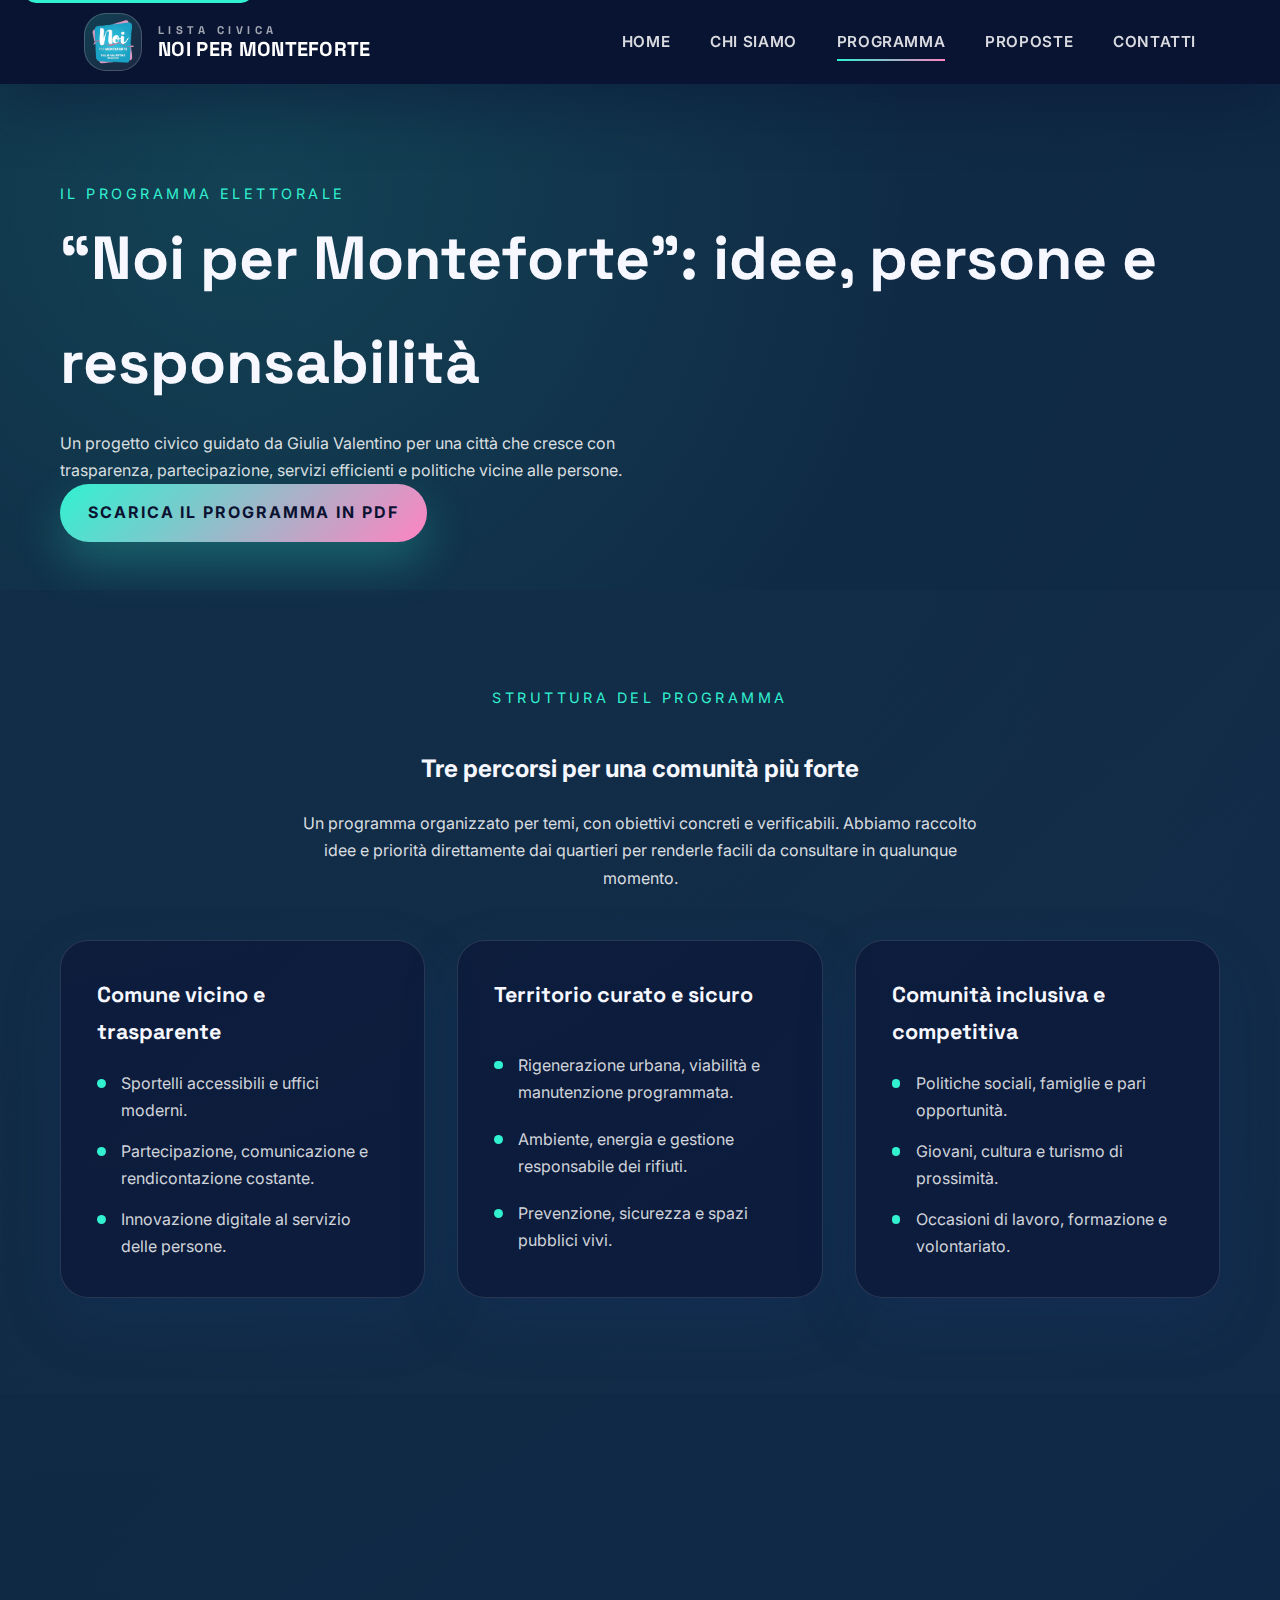
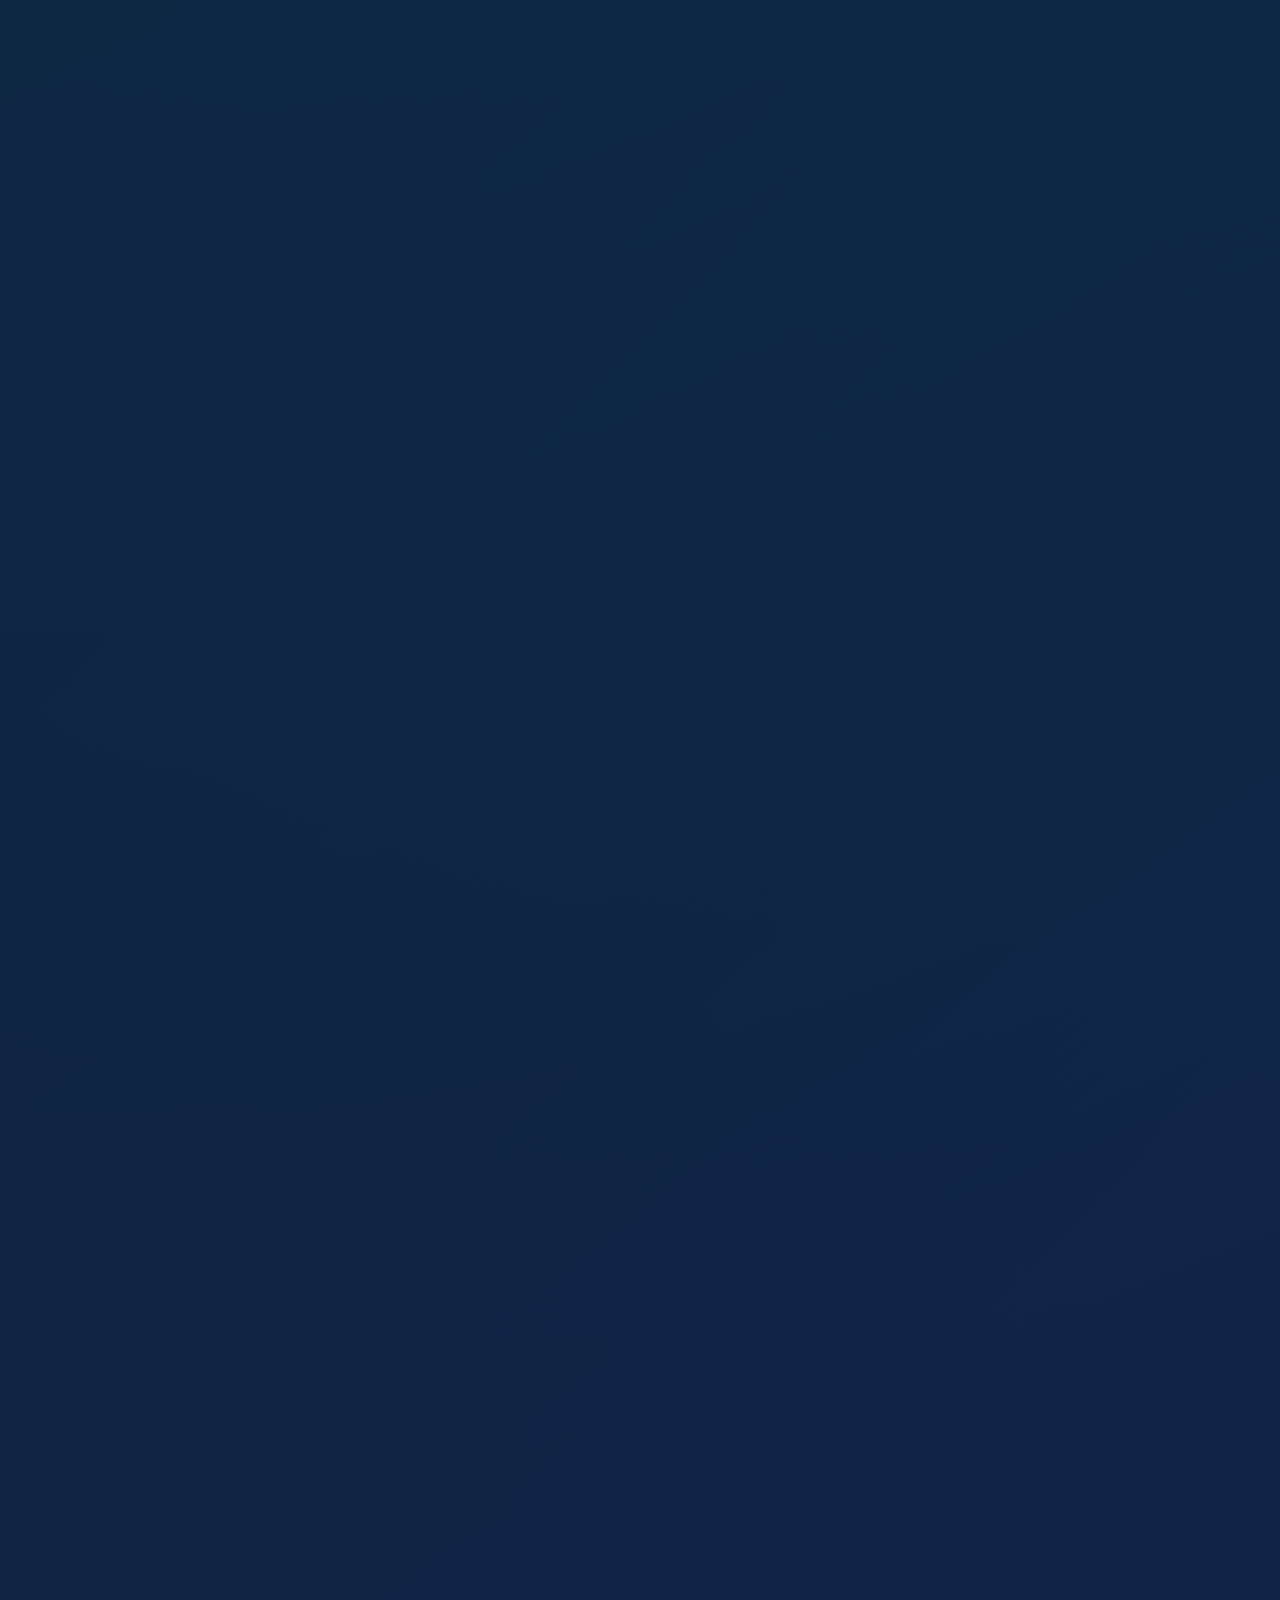
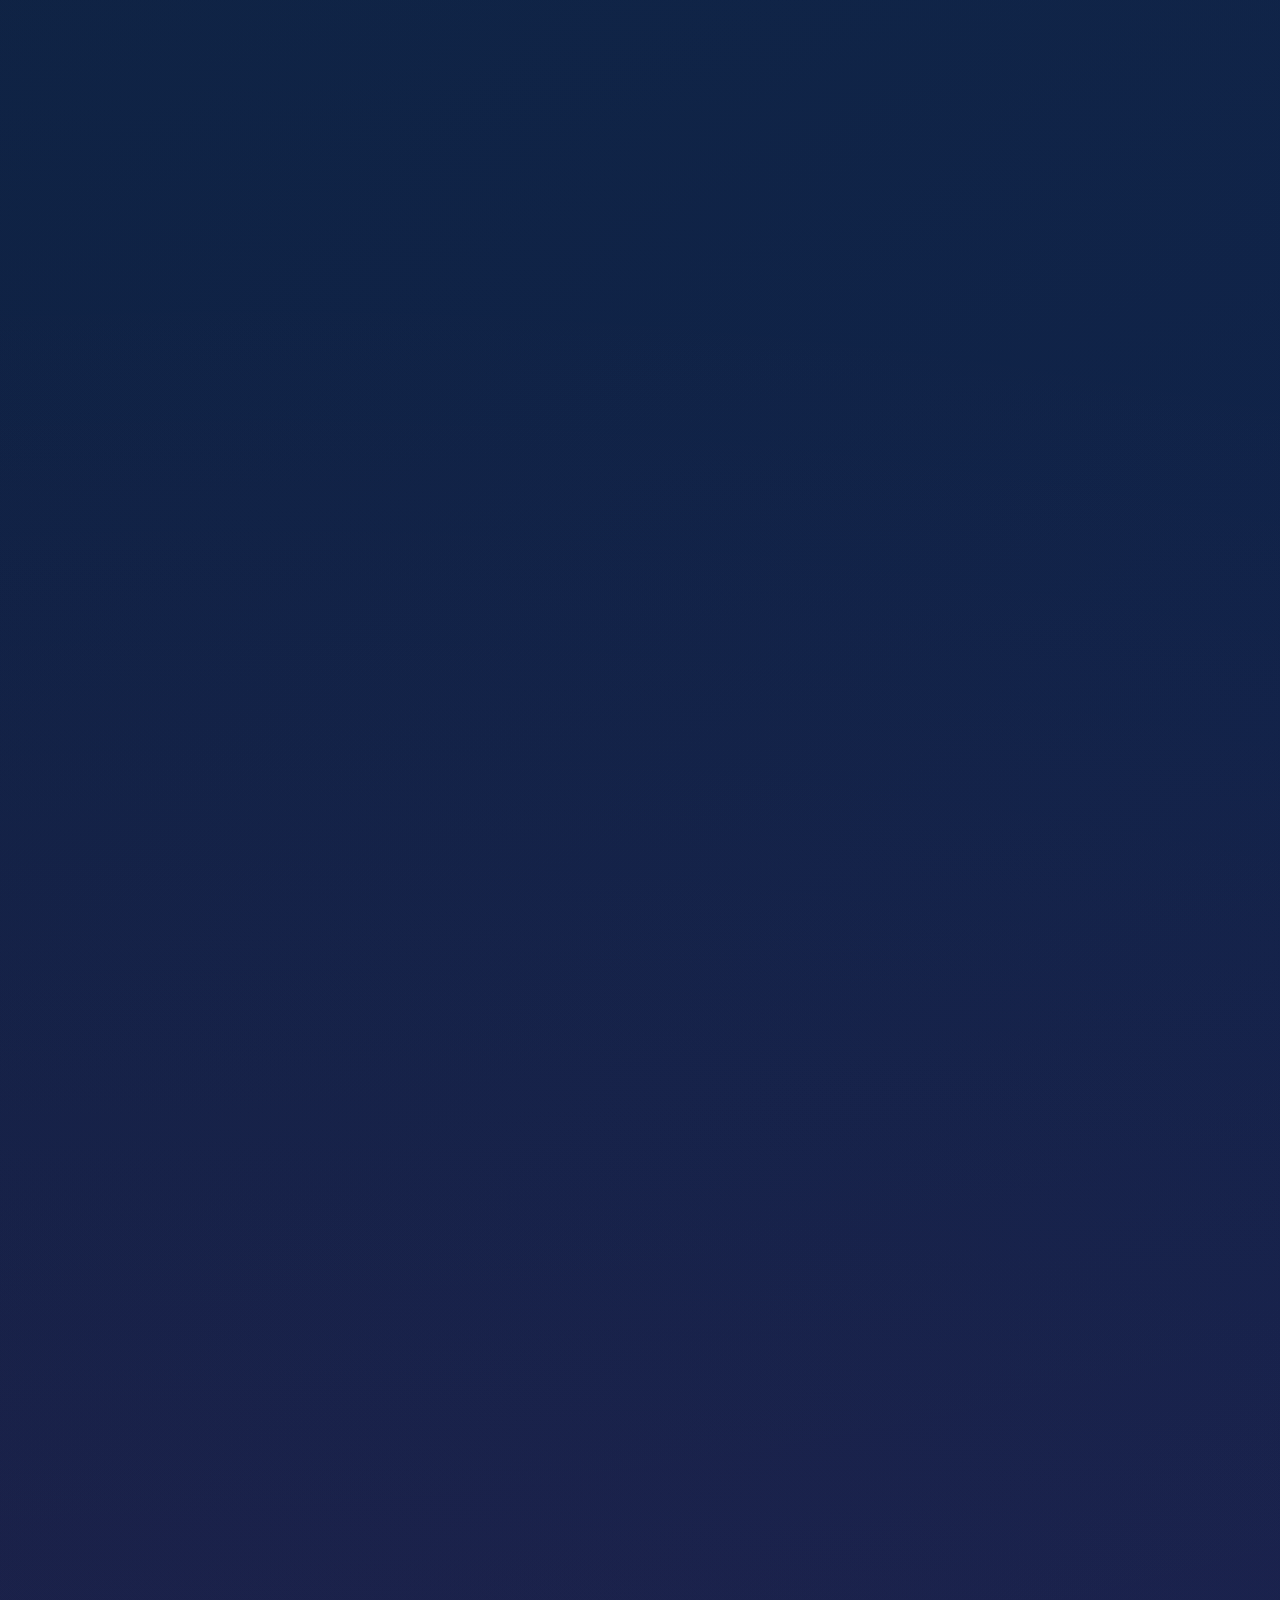
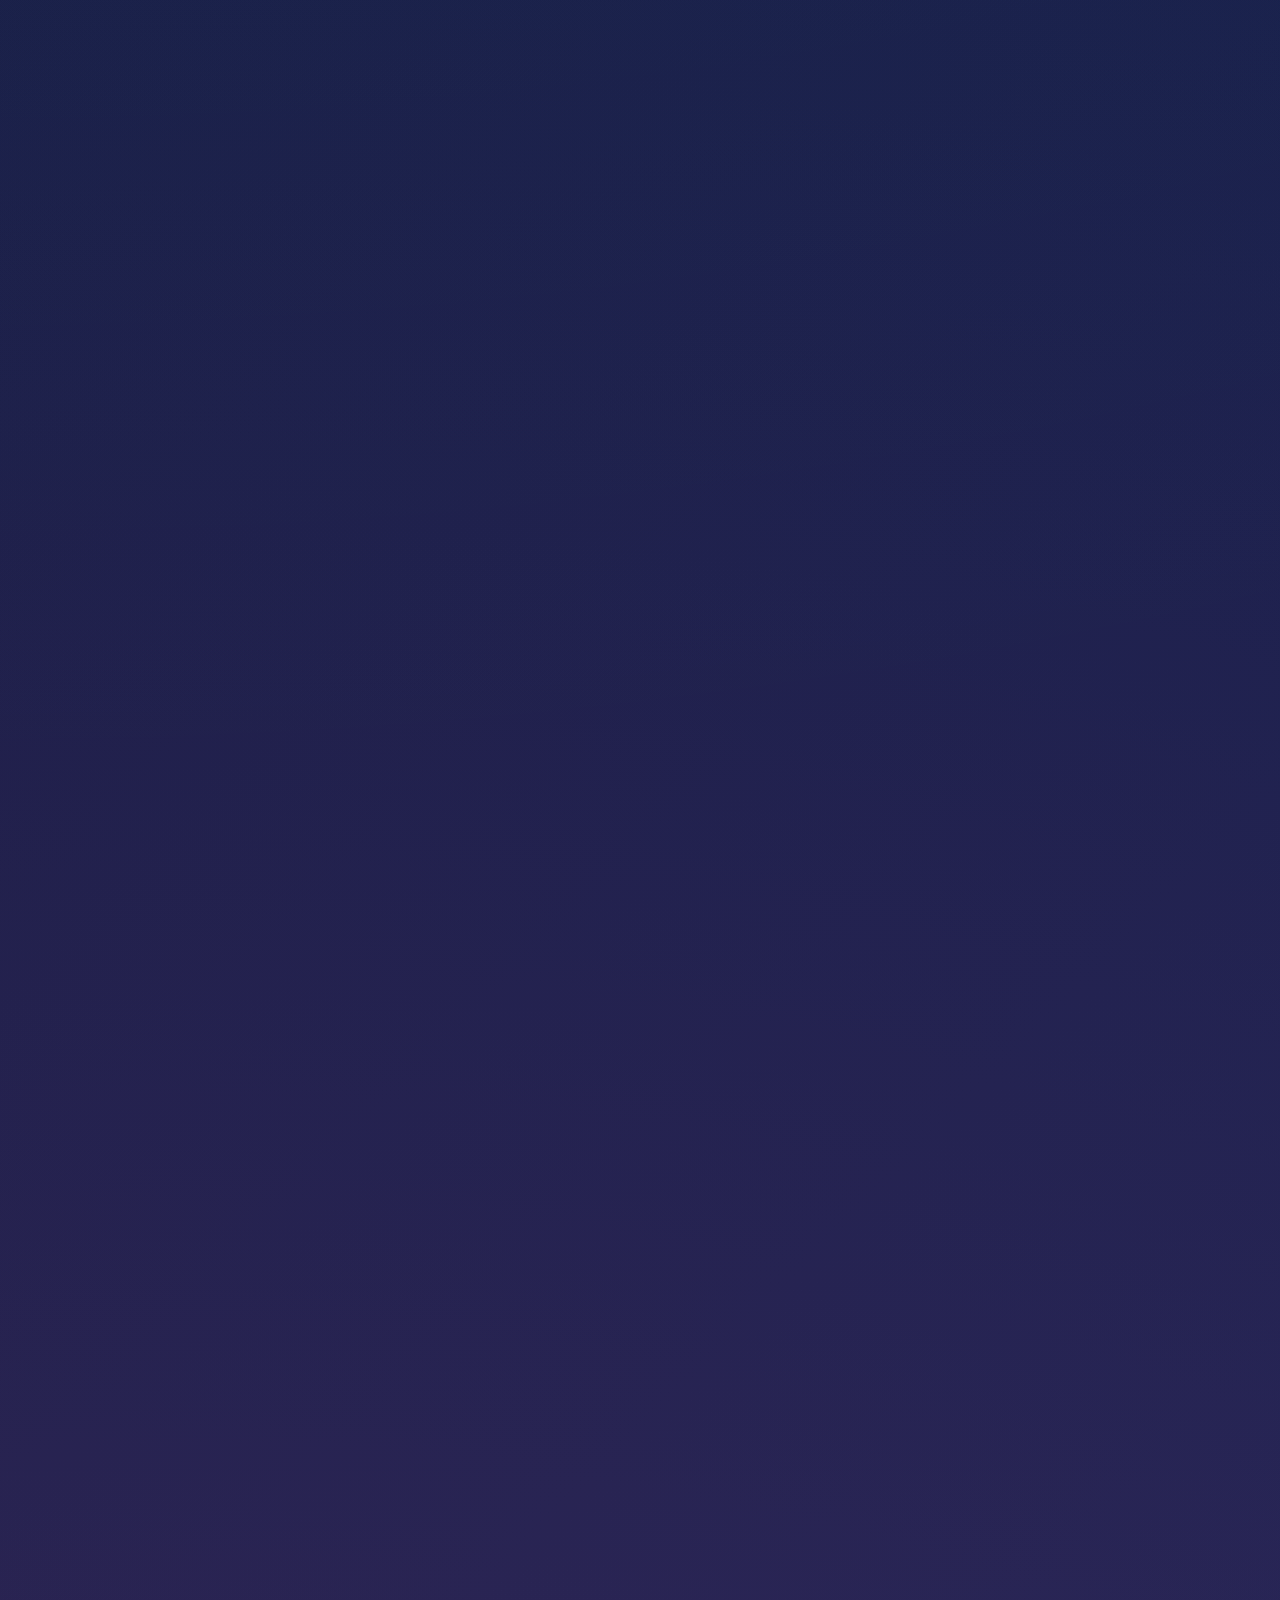
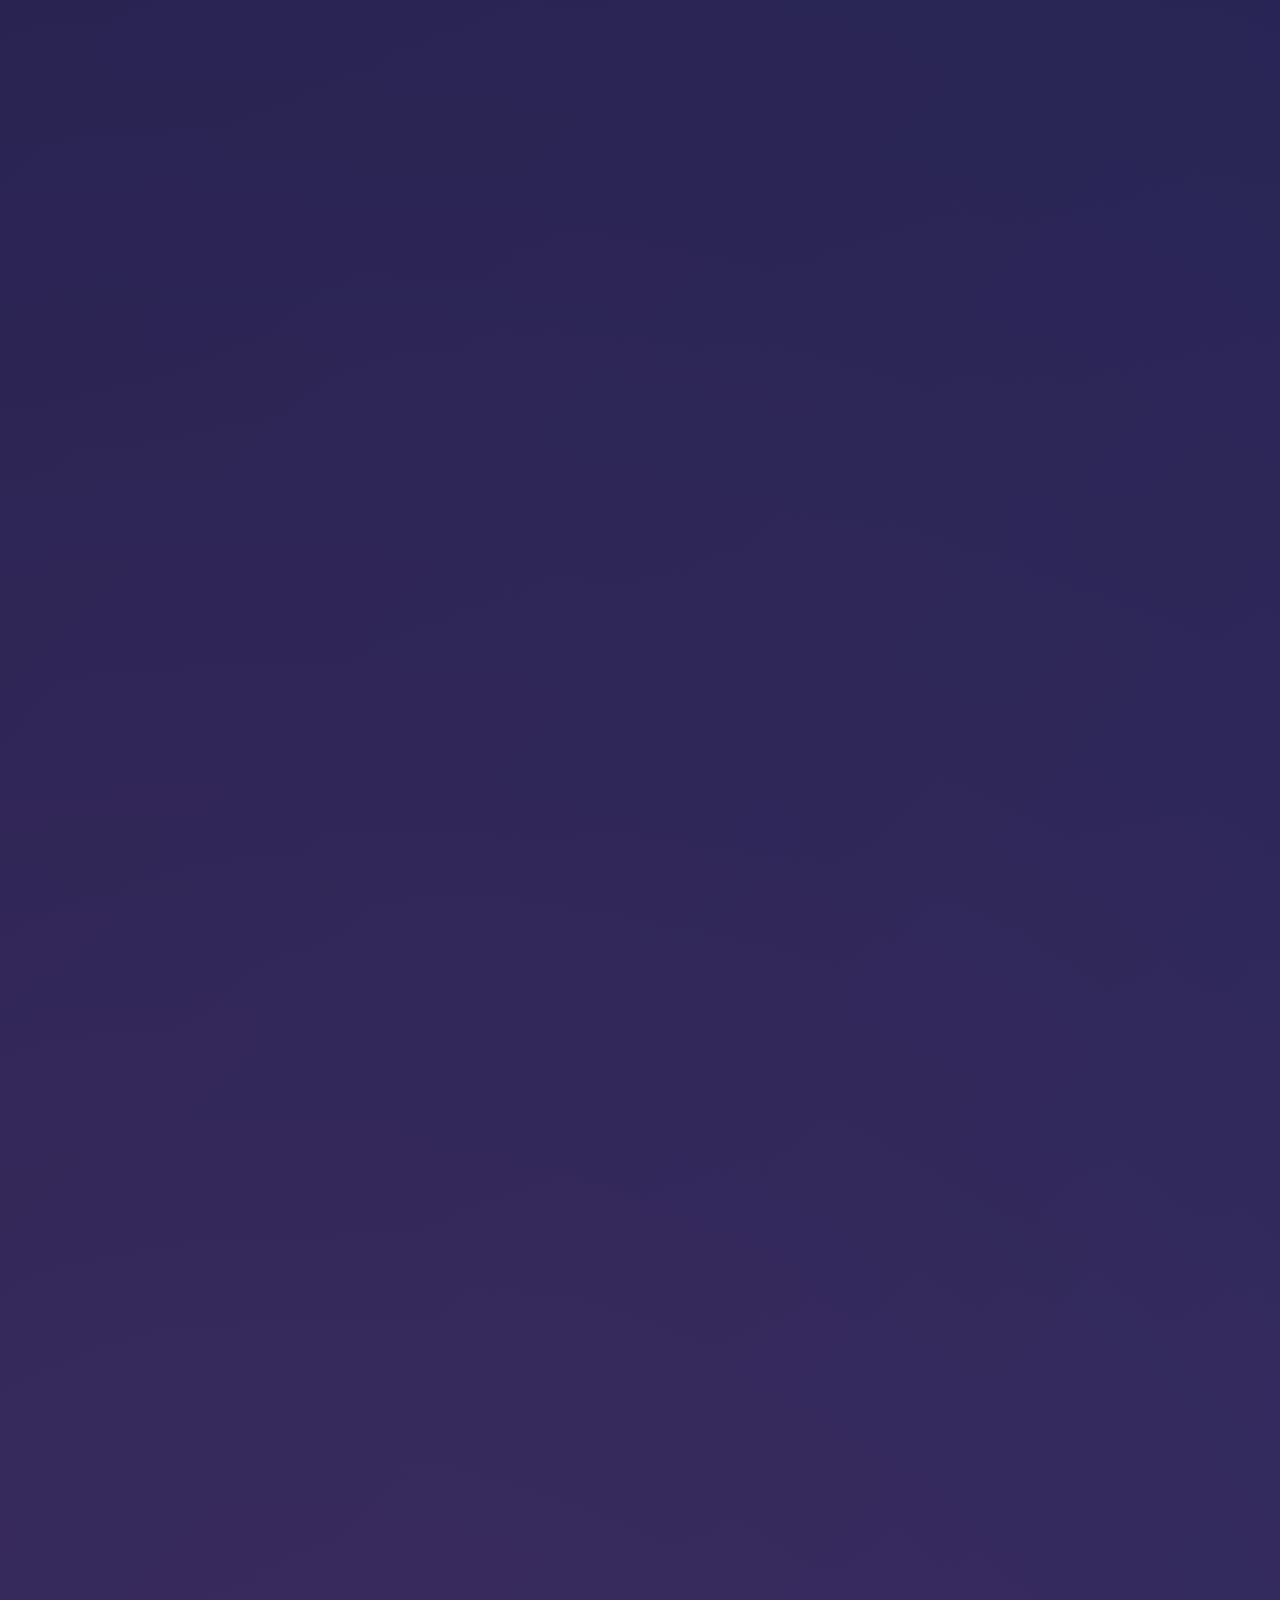
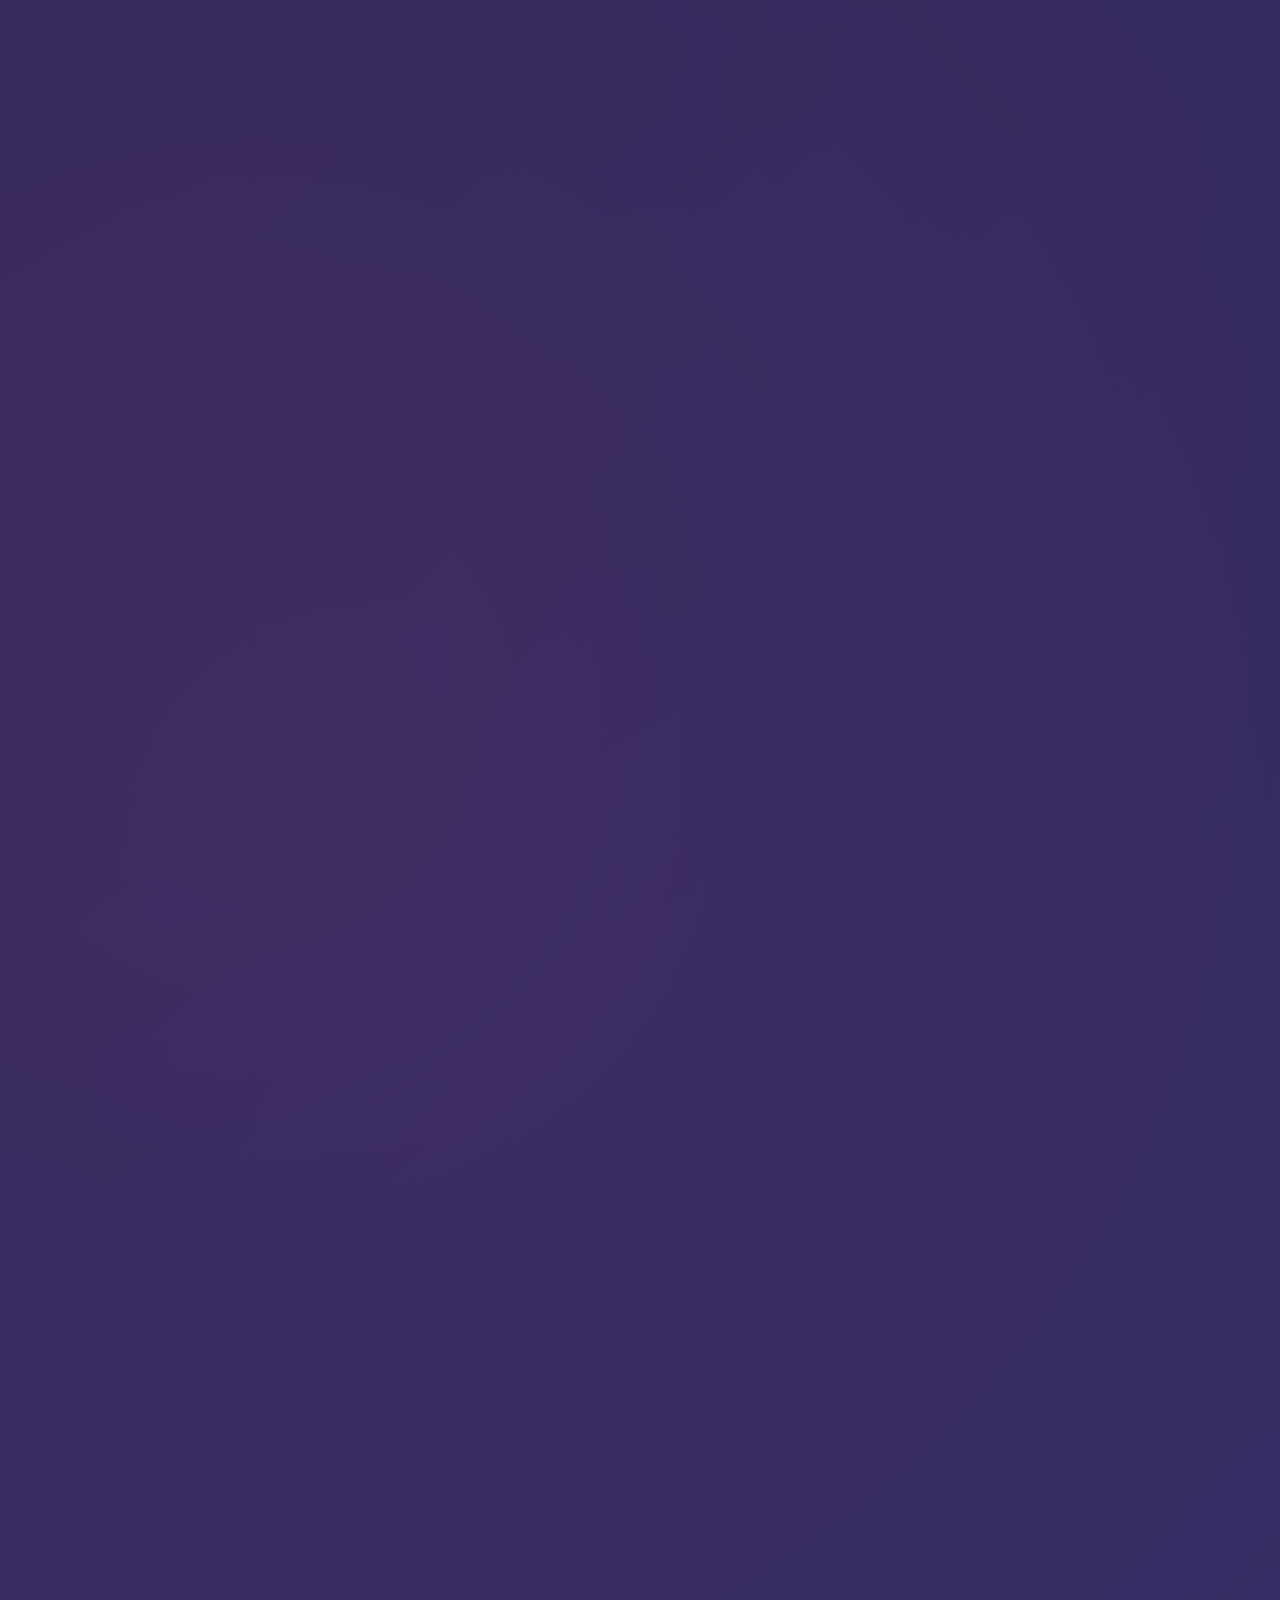
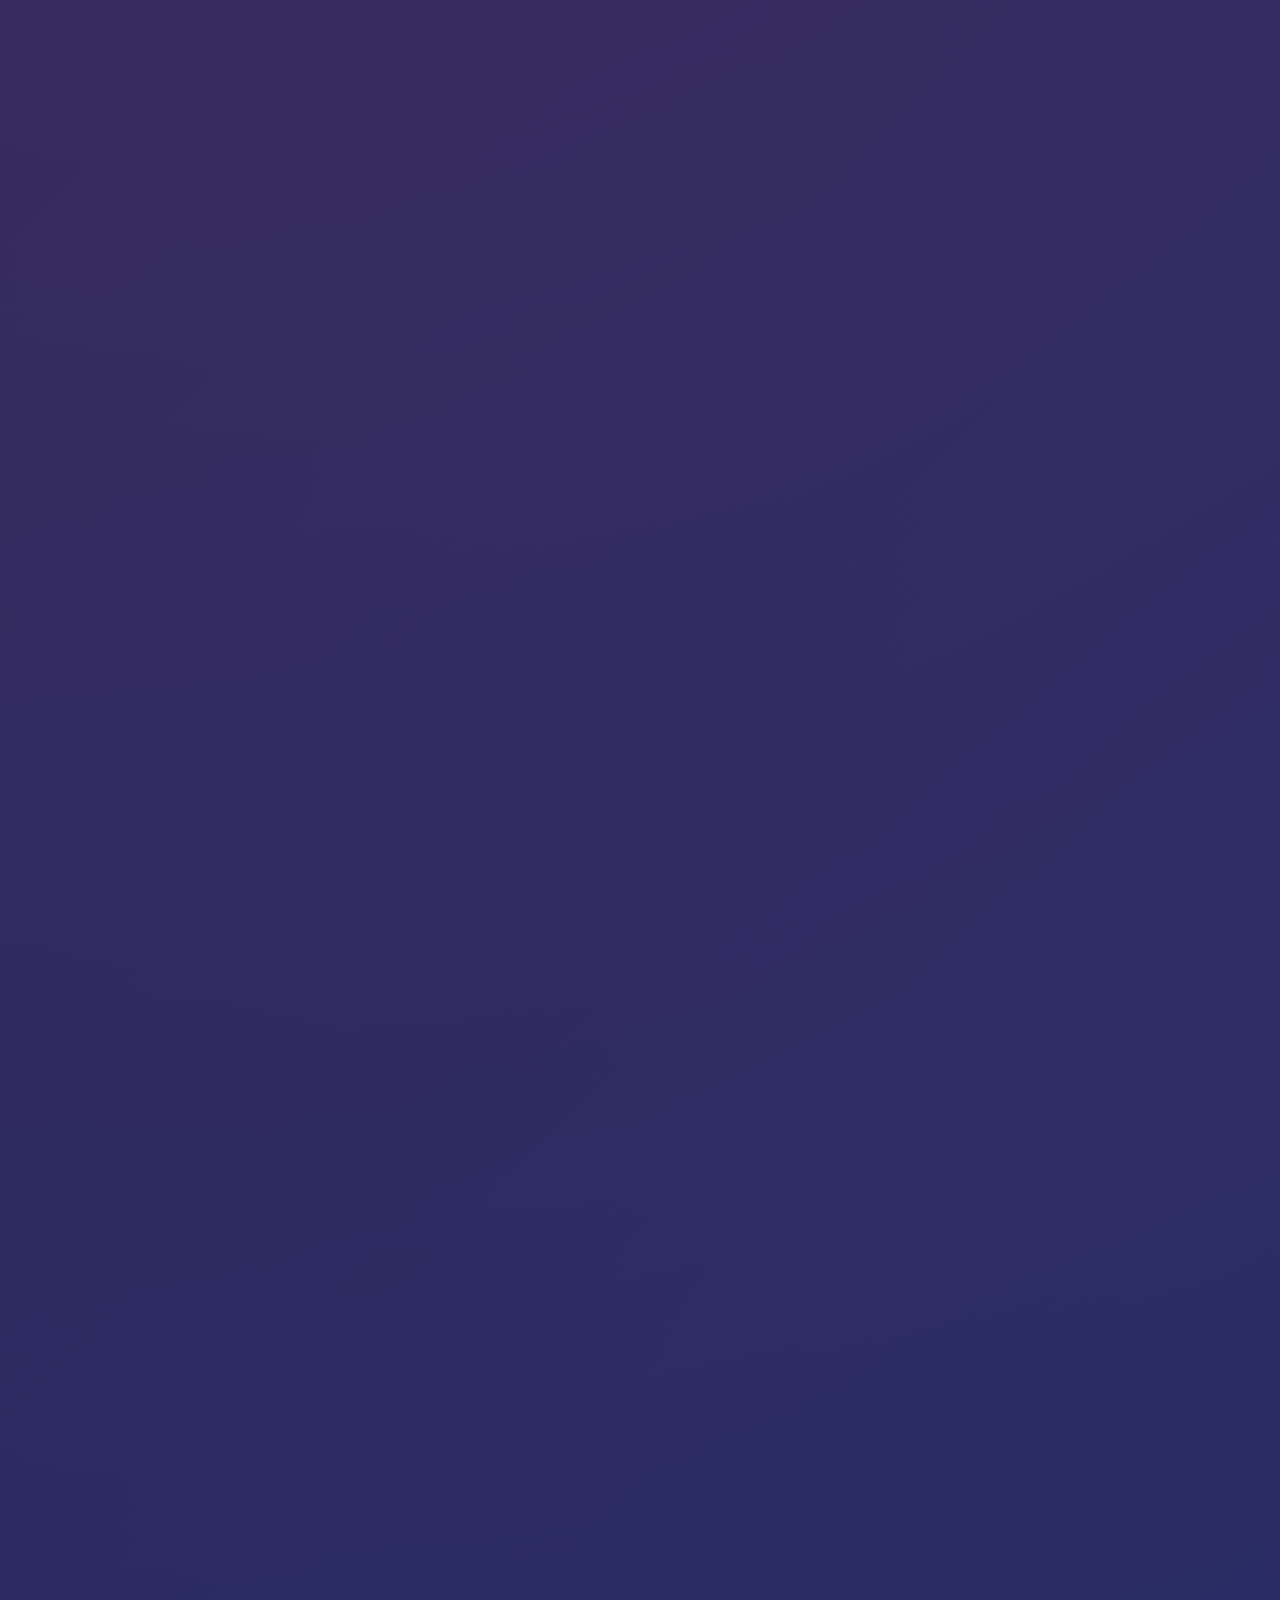
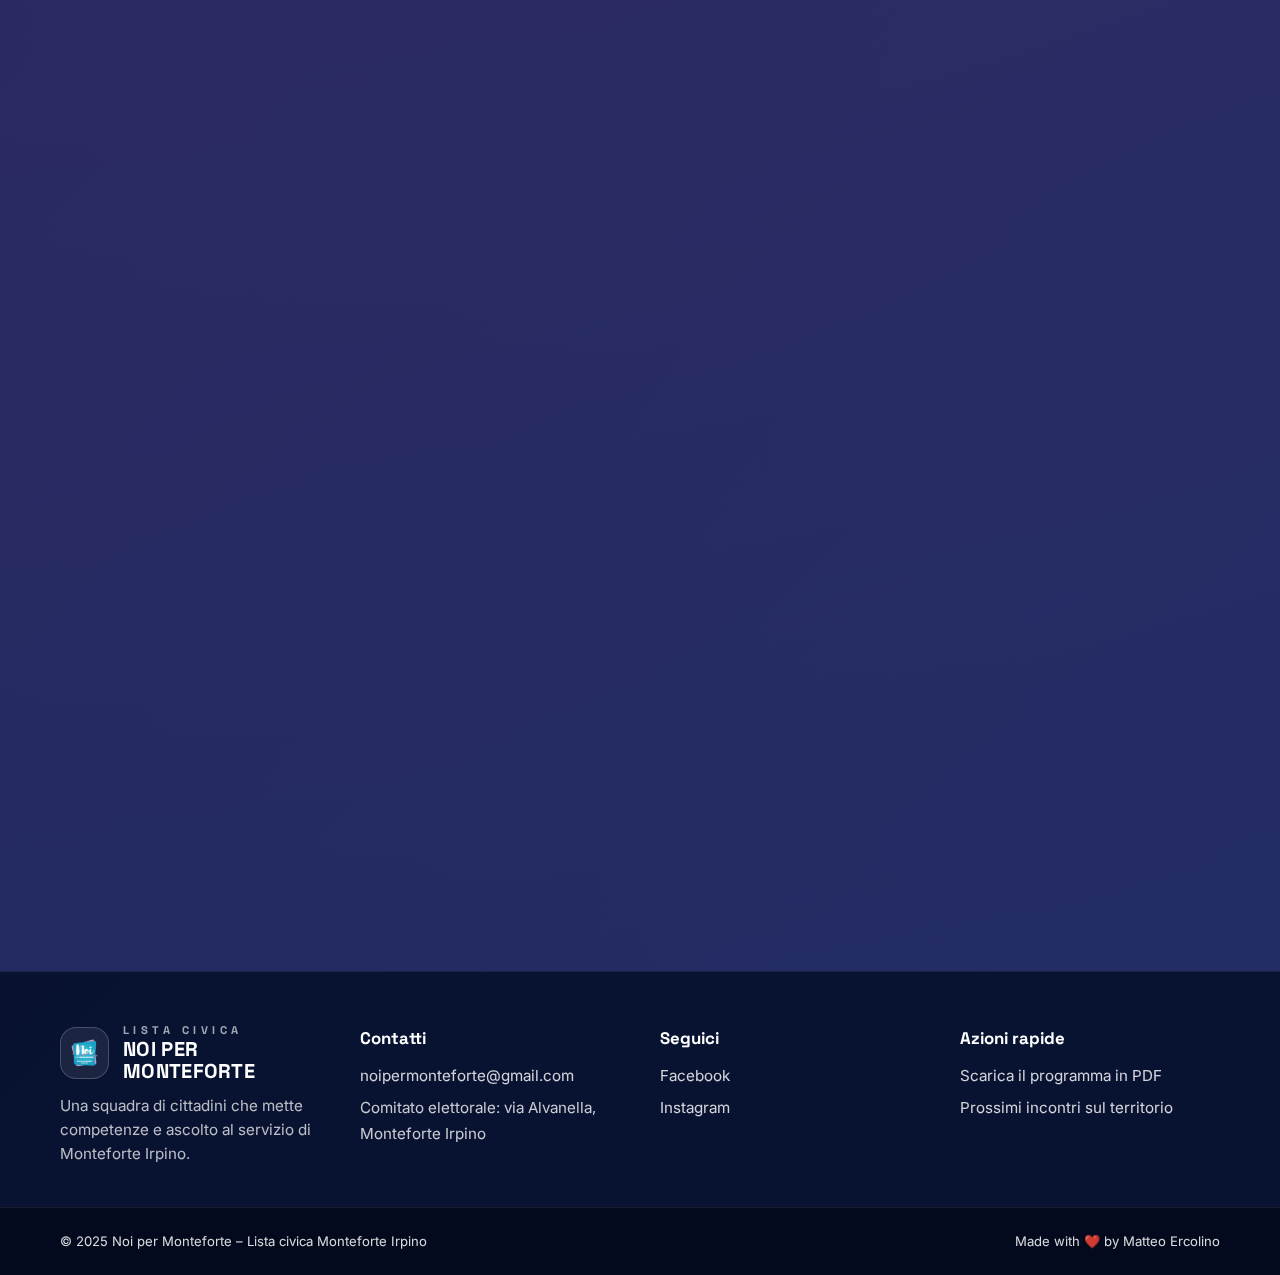
<file: programma.html>
<!DOCTYPE html>
<html lang="it">
<head>
    <meta charset="UTF-8">
    <meta name="viewport" content="width=device-width, initial-scale=1.0">
    <title>Programma – Noi per Monteforte</title>
    <meta name="description" content="Il programma ufficiale di Noi per Monteforte guidata da Giulia Valentino: partecipazione, trasparenza, territorio sicuro, welfare, giovani, innovazione e cultura per Monteforte Irpino.">
    <meta property="og:title" content="Programma – Noi per Monteforte">
    <meta property="og:description" content="Leggi il programma amministrativo completo della lista civica Noi per Monteforte: idee concrete per comunità, territorio, servizi e innovazione.">
    <meta property="og:type" content="website">
    <meta property="og:url" content="https://noipermonteforte.example/programma">
    <meta property="og:image" content="https://images.unsplash.com/photo-1489515217757-5fd1be406fef?auto=format&fit=crop&w=1200&q=80">
    <link rel="preconnect" href="https://fonts.googleapis.com">
    <link rel="preconnect" href="https://fonts.gstatic.com" crossorigin>
    <link href="https://fonts.googleapis.com/css2?family=Inter:wght@400;500;600;700&family=Space+Grotesk:wght@500;600;700&display=swap" rel="stylesheet">
    <link rel="stylesheet" href="assets/css/base.css">
    <link rel="stylesheet" href="assets/css/layout.css">
    <link rel="stylesheet" href="assets/css/style.css">
    <script async src="https://cdn.counter.dev/script.js" data-id="8aaafea2-80ca-4f07-848b-a71a7f299cbf" data-utcoffset="1"></script>
</head>
<body class="page-program">
    <a class="skip-link" href="#contenuto">Vai al contenuto principale</a>

    <header class="site-header is-solid" data-animate>
        <div class="header-inner container">
            <a class="brand" href="index.html" aria-label="Noi per Monteforte">
                <span class="brand-mark" aria-hidden="true">
                    <img src="assets/img/logo.png" alt="" loading="lazy">
                </span>
                <span class="brand-text">
                    <span>Lista civica</span>
                    <span>Noi per Monteforte</span>
                </span>
            </a>
            <button class="menu-toggle" type="button" aria-expanded="false" aria-controls="primary-navigation">
                <span class="menu-label">Menu</span>
                <span class="menu-icon" aria-hidden="true"></span>
            </button>
            <nav id="primary-navigation" class="primary-nav" aria-label="Navigazione principale">
                <ul>
                    <li><a href="index.html">Home</a></li>
                    <li><a href="chi-siamo.html">Chi siamo</a></li>
                    <li><a href="programma.html" aria-current="page">Programma</a></li>
                    <li><a href="proposte.html">Proposte</a></li>
                    <li><a href="contatti.html">Contatti</a></li>
                </ul>
            </nav>
        </div>
    </header>

    <main id="contenuto">
        <section class="page-hero" data-animate>
            <div class="container">
                <span class="page-kicker">Il programma elettorale</span>
                <h1>“Noi per Monteforte”: idee, persone e responsabilità</h1>
                <p class="page-lead">Un progetto civico guidato da Giulia Valentino per una città che cresce con trasparenza, partecipazione, servizi efficienti e politiche vicine alle persone.</p>
                <div class="page-actions">
                    <a class="btn btn-primary" href="assets/pdf/programma-noi-per-monteforte.pdf" target="_blank" rel="noopener noreferrer">Scarica il programma in PDF</a>
                </div>
            </div>
        </section>

        <section class="section section--alt program-intro" data-animate>
            <div class="container">
                <div class="program-intro__header">
                    <span class="page-kicker">Struttura del programma</span>
                    <h2>Tre percorsi per una comunità più forte</h2>
                    <p>Un programma organizzato per temi, con obiettivi concreti e verificabili. Abbiamo raccolto idee e priorità direttamente dai quartieri per renderle facili da consultare in qualunque momento.</p>
                </div>
                <div class="program-overview">
                    <article class="program-card">
                        <h3>Comune vicino e trasparente</h3>
                        <ul>
                            <li>Sportelli accessibili e uffici moderni.</li>
                            <li>Partecipazione, comunicazione e rendicontazione costante.</li>
                            <li>Innovazione digitale al servizio delle persone.</li>
                        </ul>
                    </article>
                    <article class="program-card">
                        <h3>Territorio curato e sicuro</h3>
                        <ul>
                            <li>Rigenerazione urbana, viabilità e manutenzione programmata.</li>
                            <li>Ambiente, energia e gestione responsabile dei rifiuti.</li>
                            <li>Prevenzione, sicurezza e spazi pubblici vivi.</li>
                        </ul>
                    </article>
                    <article class="program-card">
                        <h3>Comunità inclusiva e competitiva</h3>
                        <ul>
                            <li>Politiche sociali, famiglie e pari opportunità.</li>
                            <li>Giovani, cultura e turismo di prossimità.</li>
                            <li>Occasioni di lavoro, formazione e volontariato.</li>
                        </ul>
                    </article>
                </div>
            </div>
        </section>

        <section class="section program-body" data-animate>
            <div class="container">
                <div class="program-layout">
                    <aside class="program-sidebar" aria-label="Navigazione del programma">
                        <h2 class="program-sidebar__title">Vai direttamente al tema</h2>
                        <nav class="program-nav" aria-label="Indice del programma">
                            <ul>
                                <li><a href="#chi-siamo">Chi siamo</a></li>
                                <li><a href="#valori">Le nostre priorità</a></li>
                                <li><a href="#partecipazione-trasparenza">Partecipazione e trasparenza</a></li>
                                <li><a href="#uffici-fondi">Uffici e fondi</a></li>
                                <li><a href="#territorio-urbanistica">Territorio e urbanistica</a></li>
                                <li><a href="#viabilita-parcheggi">Viabilità e parcheggi</a></li>
                                <li><a href="#spazi-pubblici">Spazi pubblici</a></li>
                                <li><a href="#acqua">Servizio idrico</a></li>
                                <li><a href="#centro-storico">Centro storico</a></li>
                                <li><a href="#ambiente-energia">Ambiente ed energia</a></li>
                                <li><a href="#rifiuti">Rifiuti</a></li>
                                <li><a href="#sicurezza-civica">Sicurezza urbana</a></li>
                                <li><a href="#politiche-sociali">Politiche sociali</a></li>
                                <li><a href="#accessibilita">Accessibilità</a></li>
                                <li><a href="#famiglie">Famiglie</a></li>
                                <li><a href="#giovani">Giovani e lavoro</a></li>
                                <li><a href="#innovazione">Innovazione</a></li>
                                <li><a href="#pari-opportunita">Pari opportunità</a></li>
                                <li><a href="#cultura">Cultura e scuola</a></li>
                                <li><a href="#turismo">Turismo</a></li>
                                <li><a href="#prevenzione">Prevenzione</a></li>
                            </ul>
                        </nav>
                        <p class="program-sidebar__note">Suggerimento: usa il menù per passare da un tema all'altro senza dover scorrere tutta la pagina.</p>
                    </aside>
                    <div class="program-content">
                        <article class="program-topic" id="chi-siamo" data-animate>
                            <header class="program-topic__header">
                                <h2>Chi siamo</h2>
                                <p class="program-topic__lead">Un gruppo di cittadini, professionisti e volontari che hanno deciso di mettersi a servizio della comunità per costruire un futuro migliore per Monteforte.</p>
                            </header>
                            <div class="program-topic__body">
                                <p>“Noi per Monteforte” è una lista civica giovane e dinamica, nata dall’entusiasmo di tante persone che amano il proprio paese. Non siamo un partito, ma una squadra unita dall’ascolto, dall’esperienza maturata nel sociale e dalla voglia di dare continuità alle buone pratiche amministrative.</p>
                                <p>Il percorso è iniziato dai quartieri, dalle associazioni, dalle parrocchie: idee, bisogni e suggerimenti sono diventati le fondamenta del programma che oggi presentiamo. Alla guida della lista c’è Giulia Valentino, otto anni di impegno come assessore alle politiche sociali, sensibilità e capacità di fare squadra.</p>
                            </div>
                        </article>

                        <article class="program-topic" id="valori" data-animate>
                            <header class="program-topic__header">
                                <h2>Una politica fatta di lealtà, partecipazione e trasparenza</h2>
                                <p class="program-topic__lead">La politica torna al servizio delle persone: nessun privilegio da difendere, solo responsabilità condivisa e decisioni prese per il bene comune.</p>
                            </header>
                            <div class="program-topic__body">
                                <p>Crediamo che si diventi amministratori lavorando insieme ai cittadini. Per questo ci impegniamo ad ascoltare, spiegare le scelte e coinvolgere la comunità prima delle decisioni. La nostra squadra è stata costruita sul merito e sulle competenze, senza logiche di appartenenza o parentela.</p>
                                <p>Palazzo Loffredo sarà aperto, accogliente e trasparente. Vogliamo un’amministrazione vicina, onesta e capace di guardare al futuro con l’energia dei giovani, l’equilibrio e l’attenzione che Giulia Valentino rappresenta.</p>
                            </div>
                        </article>

                        <article class="program-topic" id="partecipazione-trasparenza" data-animate>
                            <header class="program-topic__header">
                                <h2>Partecipazione e trasparenza</h2>
                                <p class="program-topic__lead">Un Comune che ascolta, spiega e rende conto in tempo reale delle proprie scelte.</p>
                            </header>
                            <div class="program-topic__body">
                                <ul class="program-topic__grid">
                                    <li class="program-point">Attivare <strong>Monteforte Informa</strong>, canale ufficiale (app o Telegram) per notifiche su viabilità, servizi, eventi ed emergenze.</li>
                                    <li class="program-point">Integrare nel sito comunale una piattaforma per le segnalazioni con ticket tracciabile fino alla chiusura dell’intervento.</li>
                                    <li class="program-point">Creare <strong>Monteforte Trasparente</strong> con bilanci, bandi, lavori pubblici e avanzamento opere spiegati con schede e infografiche.</li>
                                    <li class="program-point">Pubblicare un report mensile delle attività dell’amministrazione e offrire corsi gratuiti di cittadinanza digitale in biblioteca e nei centri sociali.</li>
                                </ul>
                            </div>
                        </article>

                        <article class="program-topic" id="uffici-fondi" data-animate>
                            <header class="program-topic__header">
                                <h2>Uffici che funzionano e fondi ben spesi</h2>
                                <p class="program-topic__lead">Efficienza amministrativa, spesa responsabile e capacità di intercettare finanziamenti.</p>
                            </header>
                            <div class="program-topic__body">
                                <ul class="program-topic__grid">
                                    <li class="program-point">Il Comune deve spendere meglio, non di più: appalti basati su qualità, competenza e convenienza.</li>
                                    <li class="program-point">Formazione continua e organizzazione per obiettivi negli uffici, con inserimento di profili tecnici dove necessario.</li>
                                    <li class="program-point">Task force dedicata ai fondi europei, nazionali e regionali per progetti utili e sostenibili.</li>
                                    <li class="program-point">Controlli rafforzati contro l’evasione dei tributi locali e prosecuzione del piano di rientro.</li>
                                </ul>
                            </div>
                        </article>

                        <article class="program-topic" id="territorio-urbanistica" data-animate>
                            <header class="program-topic__header">
                                <h2>Territorio sicuro e urbanistica responsabile</h2>
                                <p class="program-topic__lead">Manutenzione, prevenzione del rischio e scelte urbanistiche che valorizzano l’esistente.</p>
                            </header>
                            <div class="program-topic__body">
                                <ul class="program-topic__grid">
                                    <li class="program-point">Prevenzione del rischio idrogeologico con monitoraggio di fiumi, valloni e versanti.</li>
                                    <li class="program-point">Pulizia programmata e calendario pubblico degli interventi di manutenzione.</li>
                                    <li class="program-point">Rigenerazione urbana per ridurre il consumo di suolo e migliorare la qualità degli spazi pubblici.</li>
                                    <li class="program-point">Investimenti in connettività, servizi digitali e illuminazione intelligente.</li>
                                </ul>
                            </div>
                        </article>

                        <article class="program-topic" id="viabilita-parcheggi" data-animate>
                            <header class="program-topic__header">
                                <h2>Viabilità e parcheggi</h2>
                                <p class="program-topic__lead">Mobilità più sicura per automobilisti, pedoni e ciclisti.</p>
                            </header>
                            <div class="program-topic__body">
                                <ul class="program-topic__grid">
                                    <li class="program-point">Attuazione del Piano parcheggi con regole semplici e tariffe eque.</li>
                                    <li class="program-point">Nuovi stalli ad Alvanella a supporto delle attività commerciali.</li>
                                    <li class="program-point">Messa in sicurezza della SS7 bis fino alle “Quattro Vie” con tre rotatorie e pista ciclabile.</li>
                                    <li class="program-point">Marciapiedi continui, attraversamenti protetti e collegamenti sicuri tra scuole, impianti e servizi.</li>
                                    <li class="program-point">Acquisizione delle strade private in via Molinelle per manutenzione, illuminazione e sicurezza.</li>
                                </ul>
                            </div>
                        </article>

                        <article class="program-topic" id="spazi-pubblici" data-animate>
                            <header class="program-topic__header">
                                <h2>Spazi pubblici vivi e accessibili</h2>
                                <p class="program-topic__lead">Luoghi curati e multifunzionali per famiglie, giovani e associazioni.</p>
                            </header>
                            <div class="program-topic__body">
                                <ul class="program-topic__grid">
                                    <li class="program-point">Centro di aggregazione ad Alvanella per sport, musica e coworking.</li>
                                    <li class="program-point">Sicurezza stradale e attività ricreative per famiglie a Gaudi.</li>
                                    <li class="program-point">Sentiero naturalistico e sensoriale dalla Fontana Carlo III al Mandamento.</li>
                                    <li class="program-point">Completamento del Parco Fenestrelle e cura quotidiana del verde pubblico.</li>
                                </ul>
                            </div>
                        </article>

                        <article class="program-topic" id="acqua" data-animate>
                            <header class="program-topic__header">
                                <h2>Acqua: autonomia e qualità del servizio</h2>
                                <p class="program-topic__lead">Investimenti strutturali per superare definitivamente le emergenze idriche.</p>
                            </header>
                            <div class="program-topic__body">
                                <ul class="program-topic__grid program-topic__grid--compact">
                                    <li class="program-point">Potenziamento della rete idrica Monteforte–Mercogliano.</li>
                                    <li class="program-point">Distacco dal Baianese e nuova captazione a Breccelle.</li>
                                    <li class="program-point">Creazione di una struttura comunale stabile per la progettazione e il monitoraggio dei lavori.</li>
                                </ul>
                            </div>
                        </article>

                        <article class="program-topic" id="centro-storico" data-animate>
                            <header class="program-topic__header">
                                <h2>Centro storico e identità</h2>
                                <p class="program-topic__lead">Rigenerare il cuore del paese per riportare residenti, attività e cultura.</p>
                            </header>
                            <div class="program-topic__body">
                                <ul class="program-topic__grid program-topic__grid--compact">
                                    <li class="program-point">Riqualificazione del centro storico con pavimentazioni, arredo urbano e illuminazione.</li>
                                    <li class="program-point">Revisione dei progetti per valorizzare le linee guida originarie.</li>
                                    <li class="program-point">Promozione di eventi e attività culturali che rendano vivo il borgo tutto l’anno.</li>
                                </ul>
                            </div>
                        </article>

                        <article class="program-topic" id="ambiente-energia" data-animate>
                            <header class="program-topic__header">
                                <h2>Ambiente ed energia</h2>
                                <p class="program-topic__lead">Efficienza energetica, tutela del verde e educazione ambientale diffusa.</p>
                            </header>
                            <div class="program-topic__body">
                                <ul class="program-topic__grid">
                                    <li class="program-point">Partecipazione al Conto Termico per fotovoltaico ed efficienza energetica di scuole e uffici.</li>
                                    <li class="program-point">Controlli rafforzati contro abbandoni e abusi nelle aree periferiche.</li>
                                    <li class="program-point">Piantumazione di nuovi alberi e interventi di rinaturalizzazione.</li>
                                    <li class="program-point">Percorsi di educazione ambientale con scuole e associazioni.</li>
                                </ul>
                            </div>
                        </article>

                        <article class="program-topic" id="rifiuti" data-animate>
                            <header class="program-topic__header">
                                <h2>Rifiuti: responsabilità e convenienza</h2>
                                <p class="program-topic__lead">Una raccolta differenziata efficace grazie a incentivi, regole chiare e coinvolgimento della comunità.</p>
                            </header>
                            <div class="program-topic__body">
                                <ul class="program-topic__grid">
                                    <li class="program-point">Incentivi per i cittadini che conferiscono correttamente alle isole ecologiche.</li>
                                    <li class="program-point">Sanzioni e controlli per contrastare l’abbandono dei rifiuti.</li>
                                    <li class="program-point">Campagne informative nei quartieri e laboratori sull’economia circolare.</li>
                                    <li class="program-point">Giornate di pulizia partecipata e tutorial sui canali social.</li>
                                </ul>
                            </div>
                        </article>

                        <article class="program-topic" id="sicurezza-civica" data-animate>
                            <header class="program-topic__header">
                                <h2>Sicurezza urbana e collaborazione civica</h2>
                                <p class="program-topic__lead">Presidio del territorio e istituzioni che lavorano insieme ai cittadini.</p>
                            </header>
                            <div class="program-topic__body">
                                <ul class="program-topic__grid">
                                    <li class="program-point">Potenziamento della Polizia Locale e collaborazione con i Carabinieri.</li>
                                    <li class="program-point">Partnership pubblico-private per illuminazione e videosorveglianza.</li>
                                    <li class="program-point">Istituzione di un Tavolo permanente tra forze dell’ordine.</li>
                                    <li class="program-point">Progetti scolastici contro bullismo e cyberbullismo.</li>
                                    <li class="program-point">Apertura di un Punto Sicurezza in Comune con piano per il benessere animale e adozione dei randagi.</li>
                                </ul>
                            </div>
                        </article>

                        <article class="program-topic" id="politiche-sociali" data-animate>
                            <header class="program-topic__header">
                                <h2>Politiche sociali: una rete che non lascia indietro nessuno</h2>
                                <p class="program-topic__lead">Welfare di comunità, sostegno tempestivo e percorsi personalizzati.</p>
                            </header>
                            <div class="program-topic__body">
                                <ul class="program-topic__grid">
                                    <li class="program-point">Creazione della Rete del Sociale Montefortese tra Comune, parrocchie e associazioni.</li>
                                    <li class="program-point">Istituzione dello Sportello Sociale Unico con numero verde e app dedicata.</li>
                                    <li class="program-point">Percorsi di reinserimento lavorativo per donne e persone in difficoltà.</li>
                                    <li class="program-point">Consiglio permanente del sociale per monitorare bisogni e risultati.</li>
                                </ul>
                            </div>
                        </article>

                        <article class="program-topic" id="accessibilita" data-animate>
                            <header class="program-topic__header">
                                <h2>Accessibilità e diritti delle persone con disabilità</h2>
                                <p class="program-topic__lead">Piano per l’Accessibilità Totale e servizi comunali davvero per tutti.</p>
                            </header>
                            <div class="program-topic__body">
                                <ul class="program-topic__grid">
                                    <li class="program-point">Mappatura completa delle barriere architettoniche.</li>
                                    <li class="program-point">Piano annuale di rimozione con cantieri programmati.</li>
                                    <li class="program-point">Modulistica semplice, sportelli accessibili e segnaletica chiara.</li>
                                    <li class="program-point">Eventi e iniziative inclusive per tutte le persone.</li>
                                </ul>
                            </div>
                        </article>

                        <article class="program-topic" id="famiglie" data-animate>
                            <header class="program-topic__header">
                                <h2>Famiglie, infanzia e conciliazione</h2>
                                <p class="program-topic__lead">Servizi educativi e sociali che aiutano i genitori lavoratori.</p>
                            </header>
                            <div class="program-topic__body">
                                <ul class="program-topic__grid">
                                    <li class="program-point">Doposcuola comunale accessibile con supporto educativo ai ragazzi.</li>
                                    <li class="program-point">Baby-parking flessibile per i più piccoli.</li>
                                    <li class="program-point">Centri per la famiglia con ascolto psicologico e consulenza legale.</li>
                                    <li class="program-point">Sostegno specifico a famiglie numerose e monoparentali.</li>
                                </ul>
                            </div>
                        </article>

                        <article class="program-topic" id="giovani" data-animate>
                            <header class="program-topic__header">
                                <h2>Giovani, lavoro e competenze</h2>
                                <p class="program-topic__lead">Opportunità concrete per studiare, formarsi e restare a Monteforte.</p>
                            </header>
                            <div class="program-topic__body">
                                <ul class="program-topic__grid">
                                    <li class="program-point">Creazione del Monteforte Giovani Lab con corsi gratuiti su digitale, lingue e orientamento.</li>
                                    <li class="program-point">Collaborazioni con enti di formazione e università per eventi e tirocini.</li>
                                    <li class="program-point">Spazi giovani con sport, musica, coworking e sale studio con connessione veloce.</li>
                                    <li class="program-point">Laboratori di volontariato civico nelle scuole.</li>
                                </ul>
                            </div>
                        </article>

                        <article class="program-topic" id="innovazione" data-animate>
                            <header class="program-topic__header">
                                <h2>Innovazione e intelligenza artificiale</h2>
                                <p class="program-topic__lead">Strumenti digitali semplici per rendere l’amministrazione più efficiente.</p>
                            </header>
                            <div class="program-topic__body">
                                <ul class="program-topic__grid program-topic__grid--compact">
                                    <li class="program-point">Analisi automatica delle segnalazioni dei cittadini.</li>
                                    <li class="program-point">Monitoraggio dei consumi energetici negli edifici pubblici.</li>
                                    <li class="program-point">Ottimizzazione dei tempi di risposta degli uffici con strumenti digitali semplici.</li>
                                </ul>
                            </div>
                        </article>

                        <article class="program-topic" id="pari-opportunita" data-animate>
                            <header class="program-topic__header">
                                <h2>Pari opportunità e inclusione</h2>
                                <p class="program-topic__lead">Una comunità aperta che valorizza differenze e pari dignità.</p>
                            </header>
                            <div class="program-topic__body">
                                <ul class="program-topic__grid">
                                    <li class="program-point">Istituzione dell’Ufficio Pari Opportunità contro ogni discriminazione.</li>
                                    <li class="program-point">Campagne di sensibilizzazione su rispetto e pari diritti nelle scuole e nei luoghi di lavoro.</li>
                                    <li class="program-point">Corsi di italiano e orientamento per cittadini stranieri residenti.</li>
                                    <li class="program-point">Eventi interculturali e valorizzazione delle diverse identità presenti a Monteforte.</li>
                                </ul>
                            </div>
                        </article>

                        <article class="program-topic" id="cultura" data-animate>
                            <header class="program-topic__header">
                                <h2>Cultura, scuola e biblioteca</h2>
                                <p class="program-topic__lead">La cultura come servizio essenziale e strumento di partecipazione.</p>
                            </header>
                            <div class="program-topic__body">
                                <ul class="program-topic__grid program-topic__grid--compact">
                                    <li class="program-point">Biblioteca comunale come hub per giovani e famiglie con aule studio e connessione veloce.</li>
                                    <li class="program-point">Casa del Giovani Lab e del coworking civico.</li>
                                    <li class="program-point">Progetto “Scuola in Piazza”: lezioni, letture e laboratori negli spazi pubblici.</li>
                                </ul>
                            </div>
                        </article>

                        <article class="program-topic" id="turismo" data-animate>
                            <header class="program-topic__header">
                                <h2>Turismo di prossimità e identità locale</h2>
                                <p class="program-topic__lead">Servizi semplici e informazioni affidabili per raccontare Monteforte.</p>
                            </header>
                            <div class="program-topic__body">
                                <ul class="program-topic__grid">
                                    <li class="program-point">Sezione turistica sul sito comunale con percorsi, eventi e ospitalità locale.</li>
                                    <li class="program-point">Biblioteca e Pro Loco come infopoint e luoghi di formazione per giovani volontari.</li>
                                    <li class="program-point">Nuova segnaletica turistica e sentieri naturalistici curati.</li>
                                    <li class="program-point">Rassegne dedicate alle eccellenze locali.</li>
                                </ul>
                            </div>
                        </article>

                        <article class="program-topic" id="prevenzione" data-animate>
                            <header class="program-topic__header">
                                <h2>Attività di prevenzione</h2>
                                <p class="program-topic__lead">Sicurezza e tutela della vita in tutti i luoghi di aggregazione.</p>
                            </header>
                            <div class="program-topic__body">
                                <ul class="program-topic__grid program-topic__grid--compact">
                                    <li class="program-point">Installazione di defibrillatori semiautomatici in scuole, impianti, piazze e uffici comunali.</li>
                                    <li class="program-point">Corsi di formazione per cittadini e operatori.</li>
                                    <li class="program-point">Comunità preparata e capace di intervenire rapidamente nelle emergenze.</li>
                                </ul>
                            </div>
                        </article>
                    </div>
                </div>
            </div>
        </section>
    </main>

    <footer class="site-footer">
        <div class="container footer-grid">
            <div class="footer-brand">
                <a class="brand" href="index.html" aria-label="Noi per Monteforte">
                    <span class="brand-mark" aria-hidden="true">
                        <img src="assets/img/logo.png" alt="" loading="lazy">
                    </span>
                    <span class="brand-text">
                        <span>Lista civica</span>
                        <span>Noi per Monteforte</span>
                    </span>
                </a>
                <p>Una squadra di cittadini che mette competenze e ascolto al servizio di Monteforte Irpino.</p>
            </div>
            <div class="footer-block">
                <h2>Contatti</h2>
                <ul>
                    <li><a href="mailto:noipermonteforte@gmail.com">noipermonteforte@gmail.com</a></li>
                    <li>Comitato elettorale: via Alvanella, Monteforte Irpino</li>
                </ul>
            </div>
            <div class="footer-block">
                <h2>Seguici</h2>
                <ul>
                    <li><a href="https://www.facebook.com/share/1BMcJsdv3d/?mibextid=wwXIfr" target="_blank" rel="noopener noreferrer">Facebook</a></li>
                    <li><a href="https://www.instagram.com/noipermonteforte" target="_blank" rel="noopener noreferrer">Instagram</a></li>
                </ul>
            </div>
            <div class="footer-block">
                <h2>Azioni rapide</h2>
                <ul>
                    <li><a href="assets/pdf/programma-noi-per-monteforte.pdf" download>Scarica il programma in PDF</a></li>
                    <li><a href="index.html#eventi">Prossimi incontri sul territorio</a></li>
                </ul>
            </div>
        </div>
        <div class="footer-bottom">
            <div class="container footer-bottom__inner">
                <p>© 2025 Noi per Monteforte – Lista civica Monteforte Irpino</p>
                <p>Made with ❤️ by Matteo Ercolino</p>
            </div>
        </div>
    </footer>

    <script src="assets/js/script.js" defer></script>
</body>
</html>
</file>
<file: assets/css/style.css>
/* ==============================
   POPUP EVENTO PRESENTAZIONE LISTA
   ============================== */

.event-popup {
    position: fixed;
    right: min(2.5vw, 28px);
    bottom: min(3vw, 36px);
    width: min(340px, calc(100vw - 48px));
    display: grid;
    grid-template-columns: auto 1fr;
    gap: 1rem;
    padding: 1.35rem 1.5rem 1.25rem;
    border-radius: var(--radius-md);
    background: rgba(9, 18, 48, 0.94);
    box-shadow: var(--shadow-md);
    color: #fff;
    opacity: 0;
    pointer-events: none;
    transform: translateY(16px);
    transition: opacity 0.35s ease, transform 0.35s ease;
    z-index: 950;
}

.event-popup.is-visible {
    opacity: 1;
    transform: translateY(0);
    pointer-events: auto;
}

.event-popup__media {
    width: 76px;
    height: 76px;
    border-radius: 20px;
    overflow: hidden;
    background: rgba(47, 124, 247, 0.15);
    display: grid;
    place-items: center;
}

.event-popup__media img {
    width: 60px;
    height: auto;
}

.event-popup__content {
    display: grid;
    gap: 0.5rem;
    align-content: start;
}

.event-popup__eyebrow {
    font-size: 0.75rem;
    letter-spacing: 0.18em;
    text-transform: uppercase;
    color: var(--aqua-400);
}

.event-popup__title {
    font-family: var(--font-heading);
    font-size: 1.1rem;
    line-height: 1.3;
}

.event-popup__details {
    font-size: 0.9rem;
    color: rgba(255, 255, 255, 0.82);
    display: grid;
    gap: 0.25rem;
}

.event-popup__actions {
    display: inline-flex;
    align-items: center;
    gap: 0.65rem;
    margin-top: 0.35rem;
}

.event-popup__close {
    border: none;
    background: rgba(255, 255, 255, 0.12);
    color: #fff;
    border-radius: 999px;
    padding: 0.35rem 0.9rem;
    font-size: 0.75rem;
    font-weight: 600;
    cursor: pointer;
    transition: background 0.2s ease;
}

.event-popup__close:hover,
.event-popup__close:focus-visible {
    background: rgba(255, 255, 255, 0.25);
}

.event-popup__link {
    font-size: 0.75rem;
    font-weight: 600;
    color: var(--aqua-400);
    text-decoration: underline;
}

@media (max-width: 540px) {
    .event-popup {
        grid-template-columns: 64px 1fr;
        padding: 1.1rem;
    }

    .event-popup__media {
        width: 64px;
        height: 64px;
        border-radius: 16px;
    }

    .event-popup__media img {
        width: 52px;
    }
}

@media (prefers-reduced-motion: reduce) {
    .event-popup {
        transition: none;
    }
}

/* ==============================
   POPUP PROFILO – proporzioni A4 corrette
   ============================== */

.profile-popup {
    position: fixed;
    right: min(2.5vw, 28px);
    bottom: min(3vw, 36px);
    width: min(320px, calc(100vw - 48px));
    display: grid;
    grid-template-columns: 88px 1fr;
    gap: 1rem;
    padding: 1.25rem 1.35rem;
    border-radius: var(--radius-md);
    background: rgba(9, 18, 48, 0.92);
    box-shadow: var(--shadow-md);
    color: #fff;
    opacity: 0;
    pointer-events: none;
    transform: translateY(16px);
    transition: opacity 0.35s ease, transform 0.35s ease;
    z-index: 950;
}

.profile-popup.is-visible {
    opacity: 1;
    transform: translateY(0);
    pointer-events: auto;
}

.profile-popup__image {
    width: 88px;
    height: calc(88px * 1.414); /* proporzione A4 verticale */
    border-radius: 16px;
    overflow: hidden;
    box-shadow: 0 12px 24px rgba(0, 0, 0, 0.25);
    flex-shrink: 0;
}

.profile-popup__image img {
    width: 100%;
    height: 100%;
    object-fit: cover;
}

.profile-popup__content {
    display: grid;
    gap: 0.4rem;
    align-content: start;
}

.profile-popup__title {
    font-family: var(--font-heading);
    font-size: 1.05rem;
    line-height: 1.25;
}

.profile-popup__text {
    font-size: 0.85rem;
    color: rgba(255, 255, 255, 0.82);
    line-height: 1.5;
}

.profile-popup__close {
    position: absolute;
    top: 10px;
    right: 10px;
    width: 28px;
    height: 28px;
    display: grid;
    place-items: center;
    border: none;
    border-radius: 999px;
    background: rgba(255, 255, 255, 0.1);
    color: rgba(255, 255, 255, 0.8);
    cursor: pointer;
    transition: background 0.2s ease, color 0.2s ease;
}

.profile-popup__close:hover,
.profile-popup__close:focus-visible {
    background: rgba(255, 255, 255, 0.2);
    color: #fff;
}

.profile-popup__close span {
    font-size: 0.75rem;
    font-weight: 600;
    line-height: 1;
}

@media (max-width: 540px) {
    .profile-popup {
        grid-template-columns: 70px 1fr;
        padding: 1rem;
        gap: 0.75rem;
    }

    .profile-popup__image {
        width: 70px;
        height: calc(70px * 1.414); /* proporzione mantenuta */
        border-radius: 14px;
    }
}

@media (prefers-reduced-motion: reduce) {
    .profile-popup {
        transition: none;
    }
}



.hero {
    position: relative;
    padding: 8rem 0 6rem;
    overflow: hidden;
}

.hero::before,
.hero::after {
    content: '';
    position: absolute;
    border-radius: 50%;
    filter: blur(60px);
    opacity: 0.45;
}

.hero::before {
    width: 420px;
    height: 420px;
    background: linear-gradient(160deg, var(--pink-400), var(--brand-400));
    top: -120px;
    right: -160px;
}

.hero::after {
    width: 360px;
    height: 360px;
    background: linear-gradient(140deg, var(--aqua-400), var(--pink-500));
    bottom: -120px;
    left: -140px;
}

.hero__inner {
    display: grid;
    gap: 3rem;
    align-items: center;
}

.hero__content h1 {
    font-family: var(--font-heading);
    font-size: clamp(2.7rem, 6vw, 4.6rem);
    line-height: 1.05;
    margin-bottom: 1.5rem;
}

.hero__content p {
    font-size: 1.15rem;
    max-width: 38ch;
    color: rgba(255, 255, 255, 0.78);
}

.hero__pill {
    display: inline-flex;
    align-items: center;
    gap: 0.6rem;
    font-size: 0.85rem;
    letter-spacing: 0.18em;
    text-transform: uppercase;
    font-weight: 700;
    background: rgba(49, 241, 209, 0.18);
    color: var(--aqua-400);
    padding: 0.65rem 1.25rem;
    border-radius: 999px;
    box-shadow: inset 0 0 0 1px rgba(49, 241, 209, 0.4);
    margin-bottom: 1.5rem;
}

.hero__actions {
    display: flex;
    flex-wrap: wrap;
    gap: 1rem;
    margin-top: 2.5rem;
}

.btn {
    display: inline-flex;
    align-items: center;
    justify-content: center;
    gap: 0.65rem;
    padding: 0.95rem 1.75rem;
    border-radius: 999px;
    font-weight: 700;
    text-transform: uppercase;
    letter-spacing: 0.12em;
    border: none;
    cursor: pointer;
    transition: transform 0.3s ease, box-shadow 0.3s ease, background 0.3s ease;
}

.btn-primary {
    background: linear-gradient(135deg, var(--aqua-400), var(--pink-400));
    color: var(--brand-900);
    box-shadow: 0 20px 45px rgba(49, 241, 209, 0.25);
}

.btn-secondary {
    background: rgba(255, 255, 255, 0.08);
    color: #fff;
    box-shadow: inset 0 0 0 1px rgba(255, 255, 255, 0.24);
}

.btn-ghost {
    background: rgba(49, 241, 209, 0.08);
    color: var(--aqua-400);
    box-shadow: inset 0 0 0 1px rgba(49, 241, 209, 0.4);
}

.btn-ghost:hover,
.btn-ghost:focus-visible {
    background: rgba(49, 241, 209, 0.16);
    box-shadow: inset 0 0 0 1px rgba(49, 241, 209, 0.55);
}

.btn-link {
    padding: 0;
    background: transparent;
    color: var(--aqua-400);
    box-shadow: none;
    text-transform: none;
    letter-spacing: normal;
}

.btn-link:hover {
    transform: none;
    text-decoration: underline;
}

.btn:hover {
    transform: translateY(-4px) scale(1.01);
}

.hero__media {
    position: relative;
    justify-self: center;
}

.hero__badge-stack {
    position: absolute;
    top: 12%;
    left: -16%;
    display: grid;
    gap: 0.75rem;
}

.hero-badge {
    backdrop-filter: blur(16px);
    background: rgba(15, 30, 73, 0.75);
    border-radius: var(--radius-md);
    padding: 0.9rem 1.1rem;
    font-size: 0.85rem;
    text-transform: uppercase;
    letter-spacing: 0.14em;
    color: rgba(255, 255, 255, 0.76);
    box-shadow: var(--shadow-md);
}

.hero__media-card {
    background: radial-gradient(circle at top, rgba(255, 255, 255, 0.18), rgba(255, 255, 255, 0));
    border-radius: var(--radius-xl);
    padding: 3rem;
    box-shadow: var(--shadow-lg);
    position: relative;
}

.hero__media-card::after {
    content: '';
    position: absolute;
    inset: 0;
    border-radius: inherit;
    border: 1px solid rgba(255, 255, 255, 0.18);
    pointer-events: none;
}

.hero__media-card img {
    width: min(260px, 50vw);
    margin: 0 auto;
}

.hero__stats {
    display: flex;
    gap: 1.5rem;
    flex-wrap: wrap;
    margin-top: 3rem;
}

.hero__stat {
    min-width: 180px;
    background: rgba(14, 33, 77, 0.7);
    border-radius: var(--radius-md);
    padding: 1.5rem;
    box-shadow: var(--shadow-md);
}

.hero__stat strong {
    display: block;
    font-size: 2rem;
    font-family: var(--font-heading);
    color: #fff;
}

.hero__stat span {
    display: block;
    margin-top: 0.5rem;
    color: rgba(255, 255, 255, 0.75);
    font-size: 0.95rem;
}

.values-grid--pillars {
    grid-template-columns: repeat(auto-fit, minmax(260px, 1fr));
}

.card--pillar {
    background: rgba(13, 28, 62, 0.82);
    border: 1px solid rgba(255, 255, 255, 0.12);
}

.card--pillar h3 {
    font-size: 1.5rem;
}

.card--pillar p {
    color: rgba(255, 255, 255, 0.78);
}


.values-grid {
    position: relative;
    z-index: 2;
    display: grid;
    gap: 2rem;
    grid-template-columns: repeat(auto-fit, minmax(240px, 1fr));
}

.card {
    background: rgba(12, 24, 56, 0.72);
    border-radius: var(--radius-lg);
    padding: 2.25rem;
    box-shadow: var(--shadow-md);
    border: 1px solid rgba(255, 255, 255, 0.08);
    transition: transform 0.4s ease, border-color 0.4s ease;
}

.card:hover {
    transform: translateY(-10px);
    border-color: rgba(255, 255, 255, 0.26);
}

.card h3 {
    font-family: var(--font-heading);
    font-size: 1.4rem;
    margin-bottom: 0.75rem;
}

.card p {
    font-size: 1rem;
}

.card a {
    display: inline-flex;
    align-items: center;
    gap: 0.4rem;
    margin-top: 1.25rem;
    font-weight: 600;
    color: var(--aqua-400);
}

.card a::after {
    content: '→';
    font-size: 0.9rem;
    transition: transform 0.3s ease;
}

.card a:hover::after {
    transform: translateX(4px);
}

.badge-list {
    display: grid;
    grid-template-columns: repeat(auto-fit, minmax(160px, 1fr));
    gap: 1rem;
    margin-top: 2.5rem;
}

.badge-item {
    padding: 1rem 1.25rem;
    border-radius: 999px;
    background: rgba(255, 255, 255, 0.06);
    text-align: center;
    font-size: 0.9rem;
    text-transform: uppercase;
    letter-spacing: 0.18em;
}

.program-overview {
    position: relative;
    z-index: 2;
    display: grid;
    grid-template-columns: repeat(auto-fit, minmax(260px, 1fr));
    gap: 2rem;
}

.program-card {
    background: rgba(11, 24, 58, 0.78);
    border-radius: var(--radius-lg);
    border: 1px solid rgba(255, 255, 255, 0.12);
    box-shadow: var(--shadow-md);
    padding: 2.25rem;
    display: grid;
    gap: 1.25rem;
}

.program-card h3 {
    font-family: var(--font-heading);
    font-size: 1.35rem;
}

.program-card ul {
    list-style: none;
    display: grid;
    gap: 0.85rem;
    padding-left: 0;
}

.program-card li {
    position: relative;
    padding-left: 1.5rem;
    color: rgba(255, 255, 255, 0.82);
}

.program-card li::before {
    content: '';
    position: absolute;
    top: 0.55rem;
    left: 0;
    width: 0.55rem;
    height: 0.55rem;
    border-radius: 999px;
    background: var(--aqua-400);
}

.program-intro__header {
    position: relative;
    z-index: 2;
    max-width: 68ch;
    margin: 0 auto 3rem;
    text-align: center;
    display: grid;
    gap: 1.25rem;
}

.program-body {
    padding-top: 4rem;
}

.program-layout {
    position: relative;
    z-index: 2;
    display: grid;
    grid-template-columns: minmax(260px, 320px) minmax(0, 1fr);
    gap: 3rem;
    align-items: start;
}

.program-sidebar {
    position: sticky;
    top: 6.5rem;
    display: grid;
    gap: 1.5rem;
    background: rgba(8, 18, 46, 0.78);
    border-radius: var(--radius-xl);
    border: 1px solid rgba(255, 255, 255, 0.1);
    box-shadow: var(--shadow-lg);
    padding: 2rem;
    max-height: calc(100vh - 8rem);
}

.program-sidebar__title {
    font-family: var(--font-heading);
    font-size: 1.45rem;
}

.program-nav ul {
    margin: 0;
    padding: 0;
    list-style: none;
    display: grid;
    gap: 0.4rem;
    overflow: auto;
    max-height: calc(100vh - 15rem);
    padding-right: 0.3rem;
}

.program-nav li {
    display: block;
}

.program-nav a {
    display: block;
    padding: 0.65rem 0.85rem;
    border-radius: var(--radius-md);
    color: rgba(255, 255, 255, 0.82);
    font-weight: 500;
    letter-spacing: 0.01em;
    transition: background 0.25s ease, color 0.25s ease, transform 0.25s ease;
}

.program-nav a:hover,
.program-nav a:focus {
    background: rgba(49, 241, 209, 0.18);
    color: #fff;
    transform: translateX(4px);
    text-decoration: none;
}

.program-sidebar__note {
    margin: 0;
    font-size: 0.92rem;
    color: rgba(255, 255, 255, 0.7);
}

.program-content {
    display: grid;
    gap: 2.75rem;
}

.program-topic {
    position: relative;
    z-index: 2;
    background: rgba(13, 28, 64, 0.74);
    border-radius: var(--radius-xl);
    border: 1px solid rgba(255, 255, 255, 0.08);
    box-shadow: var(--shadow-md);
    padding: clamp(2rem, 4vw, 3rem);
    display: grid;
    gap: 1.75rem;
}

.program-topic:nth-of-type(even) {
    background: linear-gradient(160deg, rgba(13, 28, 64, 0.74), rgba(25, 34, 79, 0.78));
}

.program-topic__header {
    display: grid;
    gap: 1rem;
}

.program-topic__lead {
    font-size: 1.05rem;
    color: rgba(255, 255, 255, 0.78);
    max-width: 70ch;
}

.program-topic__body {
    display: grid;
    gap: 1.5rem;
}

.program-topic__grid {
    list-style: none;
    margin: 0;
    padding: 0;
    display: grid;
    gap: 1.15rem;
    grid-template-columns: repeat(auto-fit, minmax(220px, 1fr));
}

.program-topic__grid--compact {
    grid-template-columns: repeat(auto-fit, minmax(200px, 1fr));
}

.program-point {
    background: rgba(9, 20, 52, 0.7);
    border-radius: var(--radius-lg);
    padding: 1.35rem 1.5rem;
    border: 1px solid rgba(255, 255, 255, 0.08);
    box-shadow: var(--shadow-sm);
    color: rgba(255, 255, 255, 0.88);
}

.program-point strong {
    color: var(--aqua-300);
}

@media (max-width: 1100px) {
    .program-layout {
        grid-template-columns: minmax(0, 1fr);
    }

    .program-sidebar {
        position: relative;
        top: 0;
        max-height: none;
    }

    .program-nav ul {
        max-height: none;
        overflow: visible;
    }
}

@media (max-width: 720px) {
    .program-body {
        padding-top: 2rem;
    }

    .program-sidebar {
        padding: 1.5rem;
    }

    .program-sidebar__title {
        font-size: 1.3rem;
    }

    .program-nav a {
        padding: 0.55rem 0.75rem;
    }

    .program-content {
        gap: 2rem;
    }

    .program-topic {
        padding: clamp(1.6rem, 6vw, 2.2rem);
    }
}

@media (max-width: 520px) {
    .program-nav a {
        font-size: 0.95rem;
    }

    .program-topic__grid {
        grid-template-columns: minmax(0, 1fr);
    }
}

.results-grid {
    position: relative;
    z-index: 2;
    display: grid;
    grid-template-columns: repeat(auto-fit, minmax(240px, 1fr));
    gap: 2rem;
}

.result-card {
    background: rgba(12, 26, 60, 0.8);
    border-radius: var(--radius-lg);
    padding: 2rem;
    border: 1px solid rgba(255, 255, 255, 0.1);
    box-shadow: var(--shadow-md);
    display: grid;
    gap: 0.9rem;
}

.result-card h3 {
    font-family: var(--font-heading);
    font-size: 1.3rem;
}

.events-agenda {
    position: relative;
    z-index: 2;
    display: grid;
    grid-template-columns: repeat(auto-fit, minmax(260px, 1fr));
    gap: 1.75rem;
}

.events-cta {
    margin-top: 2.5rem;
    display: grid;
    justify-items: center;
    gap: 0.75rem;
    text-align: center;
}

.events-cta p {
    max-width: 42ch;
}

.team-highlight {
    position: relative;
    z-index: 2;
    display: grid;
    grid-template-columns: repeat(auto-fit, minmax(280px, 1fr));
    gap: clamp(2.5rem, 6vw, 4rem);
    align-items: start;
}

.team-highlight__lead {
    background: rgba(11, 24, 58, 0.78);
    border-radius: var(--radius-xl);
    padding: clamp(2.2rem, 4vw, 3rem);
    border: 1px solid rgba(255, 255, 255, 0.12);
    box-shadow: var(--shadow-md);
    display: grid;
    gap: 1.1rem;
}

.team-highlight__lead h3 {
    font-family: var(--font-heading);
    font-size: 1.8rem;
}

.team-highlight__lead ul {
    list-style: none;
    display: grid;
    gap: 0.85rem;
    padding-left: 0;
}

.team-highlight__lead li {
    position: relative;
    padding-left: 1.6rem;
    color: rgba(255, 255, 255, 0.85);
}

.team-highlight__lead li::before {
    content: '';
    position: absolute;
    top: 0.55rem;
    left: 0;
    width: 0.55rem;
    height: 0.55rem;
    border-radius: 50%;
    background: var(--pink-400);
}

.team-highlight__members {
    display: grid;
    gap: 1.5rem;
}

.team-highlight__members article {
    background: rgba(13, 28, 62, 0.7);
    border: 1px solid rgba(255, 255, 255, 0.08);
    border-radius: var(--radius-lg);
    padding: 1.6rem 1.8rem;
    box-shadow: var(--shadow-md);
    display: grid;
    gap: 0.75rem;
}

.team-highlight__members h4 {
    font-family: var(--font-heading);
    font-size: 1.2rem;
}

.participate-grid {
    position: relative;
    z-index: 2;
    display: grid;
    grid-template-columns: repeat(auto-fit, minmax(220px, 1fr));
    gap: 1.75rem;
}

.participate-card {
    background: rgba(12, 25, 61, 0.75);
    border: 1px solid rgba(255, 255, 255, 0.12);
    border-radius: var(--radius-lg);
    padding: 2rem;
    display: grid;
    gap: 1rem;
    box-shadow: var(--shadow-md);
}

.participate-grid--compact {
    grid-template-columns: repeat(auto-fit, minmax(260px, 1fr));
}

.participate-card h3 {
    font-family: var(--font-heading);
    font-size: 1.35rem;
}

.participate-card p {
    color: rgba(255, 255, 255, 0.8);
}


.news-grid {
    position: relative;
    z-index: 2;
    display: grid;
    gap: 2rem;
    grid-template-columns: repeat(auto-fit, minmax(280px, 1fr));
}

.news-card {
    display: grid;
    gap: 1.25rem;
    background: rgba(12, 25, 61, 0.82);
    border-radius: var(--radius-lg);
    overflow: hidden;
    box-shadow: var(--shadow-md);
    border: 1px solid rgba(255, 255, 255, 0.08);
}

.news-content {
    padding: 1.75rem;
}

.news-card h3 {
    font-family: var(--font-heading);
    font-size: 1.3rem;
    margin-bottom: 0.75rem;
}

.contact-cta {
    position: relative;
    z-index: 2;
    background: linear-gradient(120deg, rgba(49, 241, 209, 0.18), rgba(242, 86, 157, 0.15));
    border-radius: var(--radius-xl);
    padding: 3rem;
    display: grid;
    gap: 1rem;
    box-shadow: var(--shadow-md);
    border: 1px solid rgba(255, 255, 255, 0.18);
}


.page-hero {
    padding: 6rem 0 3rem;
    position: relative;
}

.page-hero::before {
    content: '';
    position: absolute;
    inset: 0;
    background: radial-gradient(circle at 20% 20%, rgba(49, 241, 209, 0.18), transparent 60%);
    opacity: 0.6;
}

.page-hero .container {
    position: relative;
    z-index: 2;
}

.page-hero h1 {
    font-family: var(--font-heading);
    font-size: clamp(2.4rem, 5vw, 3.8rem);
    margin-bottom: 1rem;
}

.page-kicker {
    font-size: 0.9rem;
    letter-spacing: 0.24em;
    text-transform: uppercase;
    color: var(--aqua-400);
    margin-bottom: 1.2rem;
}

.page-lead {
    max-width: 60ch;
}

.leader {
    display: grid;
    gap: 2.5rem;
    align-items: center;
    position: relative;
    z-index: 2;
}

.leader img {
    border-radius: var(--radius-lg);
    box-shadow: var(--shadow-md);
}

.leader-text h3 {
    font-family: var(--font-heading);
    font-size: 1.6rem;
    margin-bottom: 1rem;
}

.leader-points {
    margin-top: 1.5rem;
    list-style: none;
    display: grid;
    gap: 0.75rem;
}

.leader-points li {
    padding-left: 1.8rem;
    position: relative;
}

.leader-points li::before {
    content: '';
    position: absolute;
    left: 0;
    top: 0.35rem;
    width: 1rem;
    height: 1rem;
    border-radius: 50%;
    background: linear-gradient(135deg, var(--aqua-400), var(--pink-400));
}

.candidates-grid {
    display: grid;
    grid-template-columns: repeat(auto-fit, minmax(220px, 1fr));
    gap: 2rem;
    position: relative;
    z-index: 2;
}

.candidate-card {
    background: rgba(12, 24, 58, 0.76);
    border-radius: var(--radius-lg);
    overflow: hidden;
    box-shadow: var(--shadow-md);
    display: grid;
    gap: 1.25rem;
    padding-bottom: 1.5rem;
    border: 1px solid rgba(255, 255, 255, 0.12);
    transition: transform 0.35s ease;
}

.candidate-card:hover {
    transform: translateY(-12px);
}

.candidate-card h4 {
    font-family: var(--font-heading);
    font-size: 1.2rem;
    padding: 0 1.5rem;
}

.candidate-card p {
    padding: 0 1.5rem;
    font-size: 0.95rem;
}

.method-grid {
    display: grid;
    gap: 2rem;
    grid-template-columns: repeat(auto-fit, minmax(240px, 1fr));
    position: relative;
    z-index: 2;
}

.method-card {
    background: rgba(11, 23, 58, 0.68);
    border-radius: var(--radius-lg);
    padding: 2rem;
    box-shadow: var(--shadow-md);
    border: 1px solid rgba(255, 255, 255, 0.12);
}


.contact-grid {
    display: grid;
    grid-template-columns: repeat(auto-fit, minmax(240px, 1fr));
    gap: 2rem;
    position: relative;
    z-index: 2;
}

.contact-card {
    background: rgba(12, 25, 62, 0.72);
    border-radius: var(--radius-lg);
    padding: 2.2rem;
    border: 1px solid rgba(255, 255, 255, 0.12);
    box-shadow: var(--shadow-md);
    display: grid;
    gap: 1rem;
}

.contact-card--highlight {
    background: linear-gradient(150deg, rgba(49, 241, 209, 0.18), rgba(242, 86, 157, 0.22));
}

.contact-card ul {
    list-style: none;
    display: grid;
    gap: 0.65rem;
}

.qr-code {
    width: 160px;
    justify-self: start;
    border-radius: var(--radius-md);
}

.newsletter-form {
    display: grid;
    gap: 1.2rem;
    background: rgba(12, 24, 58, 0.68);
    padding: 2.5rem;
    border-radius: var(--radius-xl);
    box-shadow: var(--shadow-md);
    border: 1px solid rgba(255, 255, 255, 0.16);
    position: relative;
    z-index: 2;
}

.newsletter-form label {
    font-weight: 600;
    letter-spacing: 0.08em;
    text-transform: uppercase;
    color: rgba(255, 255, 255, 0.68);
}

.newsletter-form input {
    background: rgba(255, 255, 255, 0.12);
    border: 1px solid rgba(255, 255, 255, 0.28);
    border-radius: 999px;
    padding: 0.9rem 1.4rem;
    color: #fff;
    font-size: 1rem;
}

.newsletter-form input::placeholder {
    color: rgba(255, 255, 255, 0.5);
}

.newsletter-form button {
    justify-self: start;
}

.form-note {
    font-size: 0.85rem;
    color: rgba(255, 255, 255, 0.6);
}

[data-animate] {
    opacity: 0;
    transform: translateY(40px);
    transition: opacity 0.6s ease, transform 0.6s ease;
}

[data-animate].is-visible {
    opacity: 1;
    transform: translateY(0);
}

@media (min-width: 768px) {
    .hero__inner {
        grid-template-columns: repeat(2, minmax(0, 1fr));
    }

    .hero__media-card img {
        width: 320px;
    }

    .conversion-banner__inner {
        grid-template-columns: minmax(0, 1.2fr) minmax(0, 0.9fr);
    }

    .conversion-banner__cta .btn {
        width: auto;
    }

    .pledge {
        grid-template-columns: minmax(0, 1.05fr) minmax(0, 0.95fr);
    }

    .leader {
        grid-template-columns: 1fr 1.2fr;
    }
}

@media (max-width: 767px) {
    .hero {
        padding-top: 6.5rem;
    }

    .hero__stat {
        min-width: calc(50% - 0.75rem);
        flex: 1;
    }
}

@media (max-width: 540px) {
    .hero__stat {
        min-width: 100%;
    }
}

/* ==============================
   MODULO PROPOSTE CITTADINI
   ============================== */

.citizen-form {
    padding-top: 0;
}

.citizen-form .container {
    display: grid;
    gap: clamp(2rem, 5vw, 3rem);
    max-width: 960px;
}

.citizen-form__intro {
    display: grid;
    gap: 1.25rem;
}

.citizen-form__intro h2 {
    font-family: var(--font-heading);
    font-size: clamp(1.85rem, 2.6vw, 2.4rem);
    line-height: 1.2;
}

.citizen-form__intro p {
    font-size: 1.05rem;
    color: rgba(255, 255, 255, 0.88);
}

.citizen-form__embed {
    background: rgba(8, 18, 48, 0.75);
    border-radius: var(--radius-lg);
    box-shadow: var(--shadow-md);
    padding: clamp(1.2rem, 3vw, 2rem);
}

.citizen-form__embed iframe {
    width: 100%;
    min-height: 640px;
    border: 0;
    border-radius: var(--radius-md);
    background: #fff;
}

@media (max-width: 768px) {
    .citizen-form__intro p {
        font-size: 1rem;
    }

    .citizen-form__embed iframe {
        min-height: 540px;
    }
}

@media (max-width: 520px) {
    .citizen-form__embed {
        padding: clamp(1rem, 6vw, 1.5rem);
    }

    .citizen-form__embed iframe {
        min-height: 500px;
    }
}
</file>
<file: assets/css/base.css>
:root {
    --brand-900: #0b1231;
    --brand-800: #111f4b;
    --brand-700: #152a63;
    --brand-600: #183a83;
    --brand-500: #1f5ed4;
    --brand-400: #2f7cf7;
    --brand-300: #7ab6ff;
    --pink-500: #f2569d;
    --pink-400: #ff83c2;
    --aqua-400: #31f1d1;
    --yellow-400: #ffd26b;
    --neutral-50: #f7f8ff;
    --neutral-100: #eef1ff;
    --neutral-200: #d5dcff;
    --neutral-700: #1d2340;
    --neutral-500: #475072;
    --shadow-lg: 0 40px 90px rgba(16, 30, 84, 0.28);
    --shadow-md: 0 25px 60px rgba(24, 55, 120, 0.18);
    --radius-xl: 40px;
    --radius-lg: 28px;
    --radius-md: 18px;
    --radius-sm: 12px;
    --header-height: 84px;
    --font-heading: 'Space Grotesk', 'Poppins', 'Inter', 'Segoe UI', sans-serif;
    --font-body: 'Inter', 'Manrope', 'Segoe UI', sans-serif;
}

* {
    box-sizing: border-box;
    margin: 0;
    padding: 0;
}

html {
    font-size: 16px;
    scroll-behavior: smooth;
}

body {
    font-family: var(--font-body);
    color: var(--neutral-50);
    background: radial-gradient(circle at top left, rgba(49, 241, 209, 0.12), transparent 45%),
    radial-gradient(circle at 20% 70%, rgba(242, 86, 157, 0.2), transparent 60%),
    linear-gradient(135deg, var(--brand-900), var(--brand-700));
    line-height: 1.7;
    min-height: 100vh;
}

a {
    color: inherit;
    text-decoration: none;
}

a:focus-visible {
    outline: 3px solid var(--aqua-400);
    outline-offset: 4px;
}

img {
    max-width: 100%;
    display: block;
}

p {
    color: rgba(255, 255, 255, 0.85);
}

.skip-link {
    position: absolute;
    left: 1.5rem;
    top: -3rem;
    background: var(--aqua-400);
    color: var(--brand-900);
    padding: 0.75rem 1rem;
    border-radius: var(--radius-sm);
    transition: top 0.3s ease;
    z-index: 1000;
}

.skip-link:focus {
    top: 1rem;
}
</file>
<file: assets/css/layout.css>
.container {
    width: min(1160px, 92vw);
    margin: 0 auto;
    position: relative;
    z-index: 2;
}

.site-header {
    position: sticky;
    top: 0;
    z-index: 900;
    background: rgba(9, 18, 48, 0.6);
    backdrop-filter: blur(18px);
    transition: background 0.4s ease, box-shadow 0.4s ease, transform 0.3s ease;
}

.site-header.scrolled,
.site-header.is-solid {
    background: rgba(10, 19, 50, 0.95);
    box-shadow: 0 20px 60px rgba(9, 20, 51, 0.45);
}

.header-inner {
    display: flex;
    align-items: center;
    justify-content: space-between;
    min-height: var(--header-height);
    padding: 0 1.5rem;
}

.brand {
    display: flex;
    align-items: center;
    gap: 1rem;
    color: #fff;
    font-weight: 700;
    letter-spacing: 0.02em;
}

.brand-mark {
    width: 58px;
    height: 58px;
    border-radius: 22px;
    background: linear-gradient(140deg, rgba(49, 241, 209, 0.2), rgba(255, 255, 255, 0.08));
    box-shadow: inset 0 0 0 1px rgba(255, 255, 255, 0.2);
    display: grid;
    place-items: center;
    overflow: hidden;
}

.brand-mark img {
    width: 100%;
    height: 100%;
    object-fit: cover;
}

.brand-text {
    display: flex;
    flex-direction: column;
    gap: 0.1rem;
    font-family: var(--font-heading);
    font-size: 1rem;
    text-transform: uppercase;
    line-height: 1.1;
}

.brand-text span:first-child {
    font-size: 0.7rem;
    letter-spacing: 0.4em;
    color: rgba(255, 255, 255, 0.62);
}

.brand-text span:last-child {
    font-size: 1.25rem;
}

.menu-toggle {
    background: rgba(255, 255, 255, 0.08);
    border: 1px solid rgba(255, 255, 255, 0.25);
    border-radius: 999px;
    color: #fff;
    padding: 0.5rem 1rem;
    display: flex;
    align-items: center;
    gap: 0.75rem;
    font-size: 0.95rem;
    cursor: pointer;
    transition: transform 0.3s ease, background 0.3s ease;
}

.menu-toggle:hover {
    transform: translateY(-1px);
    background: rgba(49, 241, 209, 0.18);
}

.menu-icon {
    width: 18px;
    height: 2px;
    background: currentColor;
    position: relative;
}

.menu-icon::before,
.menu-icon::after {
    content: '';
    position: absolute;
    left: 0;
    width: 18px;
    height: 2px;
    background: currentColor;
    transition: transform 0.3s ease, top 0.3s ease, opacity 0.3s ease;
}

.menu-icon::before {
    top: -6px;
}

.menu-icon::after {
    top: 6px;
}

.menu-toggle[aria-expanded='true'] .menu-icon {
    background: transparent;
}

.menu-toggle[aria-expanded='true'] .menu-icon::before {
    transform: rotate(45deg);
    top: 0;
}

.menu-toggle[aria-expanded='true'] .menu-icon::after {
    transform: rotate(-45deg);
    top: 0;
}

.primary-nav {
    position: fixed;
    inset: var(--header-height) 1.5rem auto 1.5rem;
    background: rgba(10, 19, 50, 0.96);
    border-radius: var(--radius-xl);
    box-shadow: var(--shadow-lg);
    padding: 2rem;
    display: flex;
    flex-direction: column;
    gap: 1.5rem;
    transform: translateY(-30px);
    opacity: 0;
    pointer-events: none;
    transition: opacity 0.35s ease, transform 0.35s ease;
}

.primary-nav ul {
    list-style: none;
    display: flex;
    flex-direction: column;
    gap: 1.25rem;
}

.primary-nav a {
    color: rgba(255, 255, 255, 0.85);
    font-weight: 600;
    letter-spacing: 0.04em;
    text-transform: uppercase;
    font-size: 0.95rem;
    position: relative;
}

.primary-nav a::after {
    content: '';
    position: absolute;
    left: 0;
    bottom: -0.35rem;
    width: 0;
    height: 2px;
    background: linear-gradient(90deg, var(--aqua-400), var(--pink-400));
    transition: width 0.3s ease;
}

.primary-nav a:hover::after,
.primary-nav a[aria-current='page']::after {
    width: 100%;
}

.primary-nav.is-open {
    opacity: 1;
    pointer-events: auto;
    transform: translateY(0);
}

.header-action {
    display: none;
}

.header-action .btn {
    font-size: 0.8rem;
    padding: 0.85rem 1.6rem;
    box-shadow: 0 18px 35px rgba(49, 241, 209, 0.25);
}

.section {
    position: relative;
    padding: 6rem 0;
}

.section::before {
    content: '';
    position: absolute;
    inset: 0;
    background: rgba(11, 18, 49, 0.45);
    opacity: 0.38;
    z-index: 0;
}

.section--alt::before {
    background: rgba(255, 255, 255, 0.06);
    opacity: 0.22;
}

.section-heading {
    text-align: center;
    margin-bottom: 3rem;
    position: relative;
    z-index: 2;
}

.section-heading h2 {
    font-family: var(--font-heading);
    font-size: clamp(2rem, 4vw, 3.1rem);
    margin-bottom: 1rem;
}

.section-heading p {
    max-width: 56ch;
    margin: 0 auto;
}

.site-footer {
    background: rgba(7, 16, 44, 0.92);
    border-top: 1px solid rgba(255, 255, 255, 0.08);
    color: rgba(255, 255, 255, 0.78);
}

.footer-grid {
    display: grid;
    grid-template-columns: repeat(auto-fit, minmax(220px, 1fr));
    gap: 2.5rem;
    padding: 3.25rem 0 2.5rem;
    align-items: start;
}

.footer-brand {
    display: grid;
    gap: 0.75rem;
}

.footer-brand .brand {
    display: inline-flex;
    align-items: center;
    gap: 0.85rem;
}

.footer-brand .brand-mark {
    width: 52px;
    height: 52px;
    border-radius: 16px;
    overflow: hidden;
    background: rgba(255, 255, 255, 0.08);
    padding: 0.5rem;
}

.footer-brand p {
    color: rgba(255, 255, 255, 0.72);
    font-size: 0.95rem;
    line-height: 1.6;
}

.footer-block {
    display: grid;
    gap: 0.65rem;
    font-size: 0.95rem;
}

.footer-block h2 {
    font-family: var(--font-heading);
    font-size: 1.05rem;
    color: #fff;
}

.footer-block ul {
    list-style: none;
    display: grid;
    gap: 0.4rem;
    margin: 0;
    padding: 0;
}

.footer-block a {
    color: rgba(255, 255, 255, 0.82);
}

.footer-block a:hover,
.footer-block a:focus-visible {
    color: var(--aqua-400);
}

.footer-bottom {
    border-top: 1px solid rgba(255, 255, 255, 0.08);
    background: rgba(4, 10, 28, 0.92);
}

.footer-bottom__inner {
    display: flex;
    flex-direction: column;
    gap: 0.45rem;
    padding: 1.4rem 0;
    text-align: center;
    font-size: 0.82rem;
    color: rgba(255, 255, 255, 0.6);
}

@media (min-width: 960px) {
    .menu-toggle {
        display: none;
    }

    .primary-nav {
        position: static;
        flex-direction: row;
        align-items: center;
        background: transparent;
        padding: 0;
        box-shadow: none;
        border-radius: 0;
        transform: none;
        opacity: 1;
        pointer-events: auto;
        gap: 2.5rem;
    }

    .primary-nav ul {
        flex-direction: row;
        gap: 2.5rem;
    }

    .primary-nav a::after {
        bottom: -0.6rem;
    }

    .header-action {
        display: block;
    }
}

@media (min-width: 720px) {
    .footer-bottom__inner {
        flex-direction: row;
        justify-content: space-between;
        align-items: center;
        text-align: left;
    }
}

@media (max-width: 767px) {
    .header-inner {
        padding: 0 1rem;
    }
}

@media (max-width: 540px) {
    .brand-text {
        display: none;
    }
}
</file>
